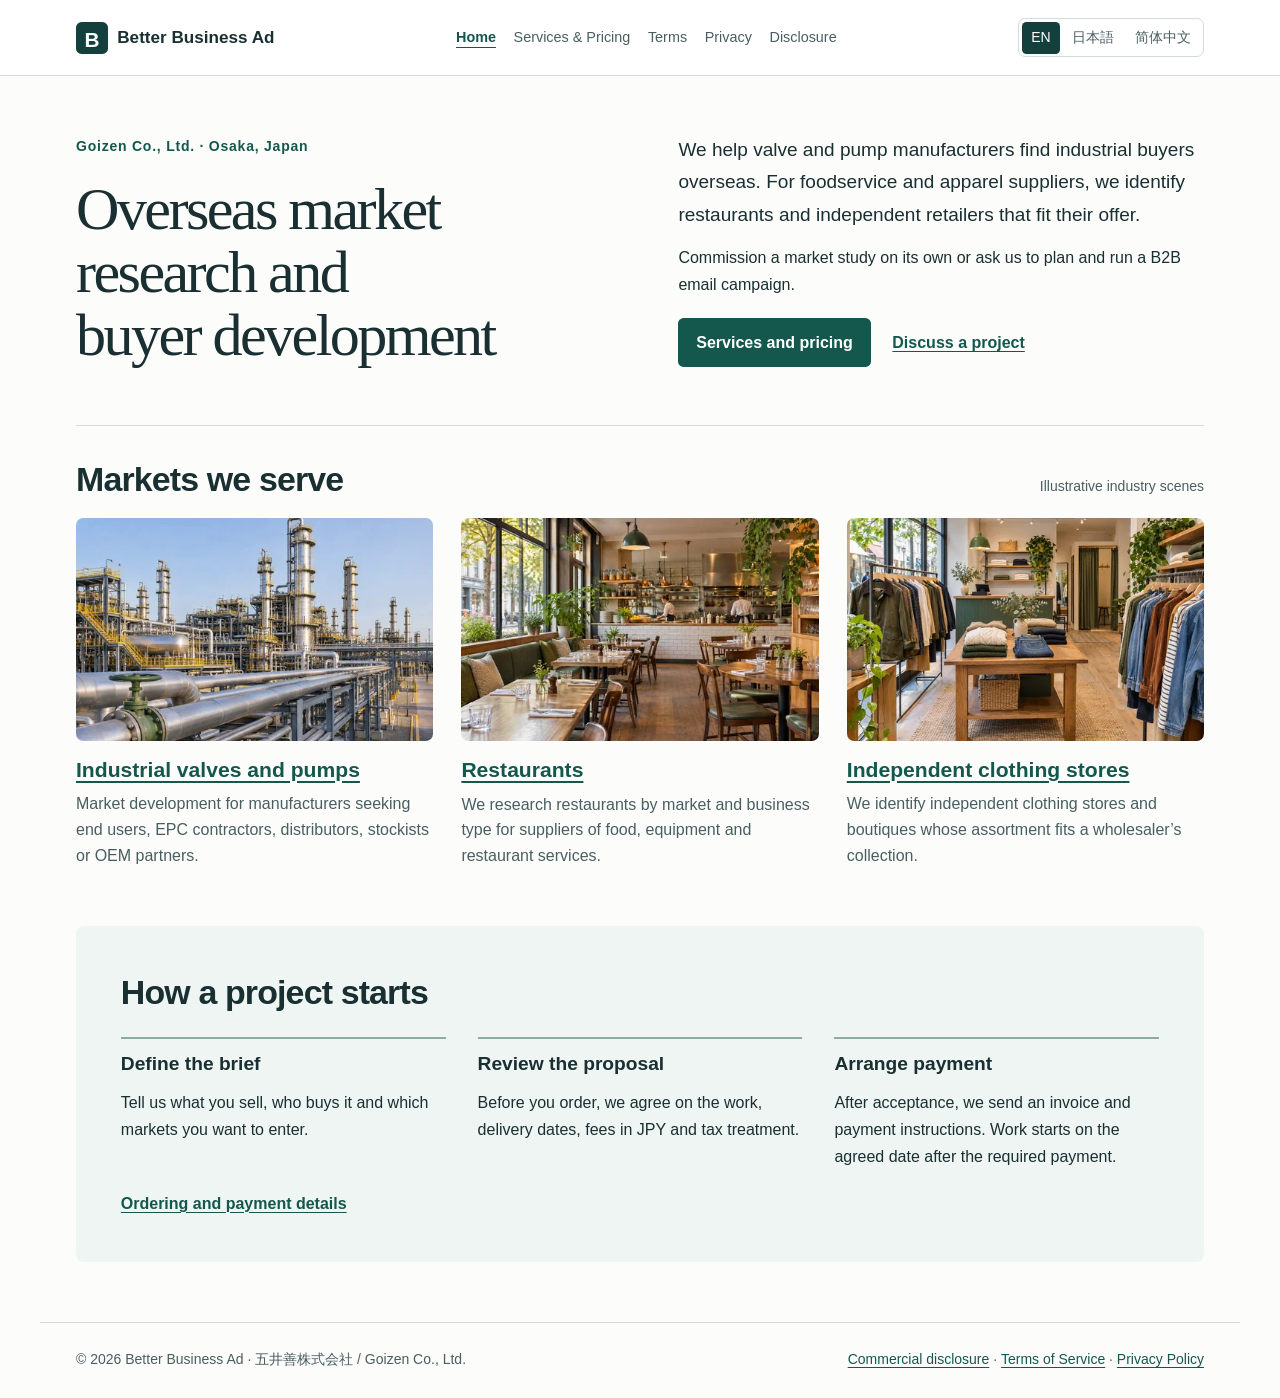
<file: index.html>
<!doctype html>
<html lang="en" class="lang-en">
<head>
<script>
(function () {
  var languages = ['en', 'ja', 'zh'];
  var lang = new URLSearchParams(location.search).get('lang');
  if (languages.indexOf(lang) < 0) {
    try { lang = localStorage.getItem('bba-lang'); } catch (_) {}
  }
  if (languages.indexOf(lang) < 0) lang = 'en';
  document.documentElement.lang = lang === 'zh' ? 'zh-CN' : lang;
  document.documentElement.className = 'lang-' + lang;
})();
</script>
<meta charset="utf-8">
<meta name="viewport" content="width=device-width,initial-scale=1">
<title data-zh="海外市场调研与客户开发 | Better Business Ad" data-en="International B2B Marketing | Better Business Ad" data-ja="海外B2Bマーケティング | Better Business Ad">International B2B Marketing | Better Business Ad</title>
<meta name="description" content="Overseas market research and B2B buyer development for industrial valve and pump manufacturers, restaurant suppliers and apparel wholesalers.">
<link rel="stylesheet" href="style.css?v=20261124c">
</head>
<body>
<a class="skip-link" href="#main-content">
<span data-l="en">Skip to content</span>
<span data-l="ja">本文へ移動</span>
<span data-l="zh">跳至正文</span>
</a>
<header class="head">
<div class="wrap navb">
<a class="brand" href="index.html">
<b>B</b> Better Business Ad</a>
<nav aria-label="Main navigation">
<a href="index.html" aria-current="page">
<span data-l="en">Home</span>
<span data-l="ja">ホーム</span>
<span data-l="zh">首页</span>
</a>
<a href="services.html">
<span data-l="en">Services &amp; Pricing</span>
<span data-l="ja">サービス・料金</span>
<span data-l="zh">服务与价格</span>
</a>
<a href="terms.html">
<span data-l="en">Terms</span>
<span data-l="ja">利用規約</span>
<span data-l="zh">服务条款</span>
</a>
<a href="privacy.html">
<span data-l="en">Privacy</span>
<span data-l="ja">プライバシー</span>
<span data-l="zh">隐私政策</span>
</a>
<a href="legal.html">
<span data-l="en">Disclosure</span>
<span data-l="ja">特商法表記</span>
<span data-l="zh">交易信息披露</span>
</a>
</nav>
<div class="langs" role="group" aria-label="Language">
<button id="enBtn" type="button" aria-pressed="true">EN</button>
<button id="jaBtn" type="button" aria-pressed="false">日本語</button>
<button id="zhBtn" type="button" lang="zh-CN" aria-pressed="false">简体中文</button>
</div>
</div>
</header>
<main class="wrap home" id="main-content">
<section class="hero">
<div>
<p class="byline" data-l="en">Goizen Co., Ltd. · Osaka, Japan</p>
<p class="byline" data-l="ja">五井善株式会社 · 大阪</p>
<p class="byline" data-l="zh">五井善株式会社 · 日本大阪</p>
<h1 data-l="en">Overseas market research and buyer development</h1>
<h1 data-l="ja"><span>海外市場調査と</span><wbr><span>販路開拓</span></h1>
<h1 data-l="zh"><span>海外市场调研</span><wbr><span>与客户开发</span></h1>
</div>
<div class="hero-copy">
<p class="lead" data-l="en">We help valve and pump manufacturers find industrial buyers overseas. For foodservice and apparel suppliers, we identify restaurants and independent retailers that fit their offer.</p>
<p class="lead" data-l="ja">五井善株式会社は、バルブ・ポンプメーカーの海外取引先開拓を支援します。飲食店向けサプライヤーやアパレル卸の企業には、商材に合った店舗を調査します。</p>
<p class="lead" data-l="zh">我们为阀门与工业泵制造商寻找海外买家，也为餐饮供应商和服装批发商筛选与其产品相匹配的餐厅及独立零售店。</p>
<p data-l="en">Commission a market study on its own or ask us to plan and run a B2B email campaign.</p>
<p data-l="ja">市場調査のみのご依頼も、企業向けの販促メールの企画・実施も承ります。</p>
<p data-l="zh">您可以单独委托市场调研，也可以委托我们策划并执行企业邮件推广。</p>
<div class="actions">
<a class="btn" href="services.html#plan-details">
<span data-l="en">Services and pricing</span>
<span data-l="ja">サービスと料金</span>
<span data-l="zh">服务与价格</span>
</a>
<a class="text-link" href="mailto:goy@betterbusiness-ad.com">
<span data-l="en">Discuss a project</span>
<span data-l="ja">案件のご相談</span>
<span data-l="zh">咨询项目</span>
</a>
</div>
</div>
</section>
<section class="home-sectors" aria-labelledby="markets-heading">
<div class="markets-heading">
<h2 id="markets-heading">
<span data-l="en">Markets we serve</span>
<span data-l="ja">支援する分野</span>
<span data-l="zh">服务行业</span>
</h2>
<p class="fine">
<span data-l="en">Illustrative industry scenes</span>
<span data-l="ja">各業界のイメージ</span>
<span data-l="zh">行业场景示意</span>
</p>
</div>
<div class="market-grid">
<article class="market-card">
<img src="assets/refinery-pipelines.webp" width="960" height="600" fetchpriority="high"
     srcset="assets/refinery-pipelines-480.webp 480w, assets/refinery-pipelines.webp 960w"
     sizes="(max-width: 45rem) 35vw, (max-width: 75rem) 31vw, 23rem"
     alt="Pipelines and distillation towers at an oil refinery"
     data-alt-en="Pipelines and distillation towers at an oil refinery"
     data-alt-ja="製油所に並ぶ配管と蒸留塔"
     data-alt-zh="炼油厂内的工业管线和蒸馏塔">
<div class="market-copy">
<h3>
<a class="market-link" href="services.html#industrial-outreach">
<span data-l="en">Industrial valves and pumps</span>
<span data-l="ja">産業用バルブ・ポンプ</span>
<span data-l="zh">工业阀门与泵</span>
</a>
</h3>
<p data-l="en">Market development for manufacturers seeking end users, EPC contractors, distributors, stockists or OEM partners.</p>
<p data-l="ja">メーカー向けに、プラントの運営会社、EPC企業、商社・在庫販売店、OEMの取引候補を調査します。</p>
<p data-l="zh">为制造商调研终端用户、EPC 工程公司、经销商、库存商及 OEM 合作对象。</p>
</div>
</article>
<article class="market-card">
<img src="assets/restaurant-dining-room.webp" width="960" height="600" decoding="async"
     srcset="assets/restaurant-dining-room-480.webp 480w, assets/restaurant-dining-room.webp 960w"
     sizes="(max-width: 45rem) 35vw, (max-width: 75rem) 31vw, 23rem"
     alt="Set tables and an open kitchen in a neighborhood restaurant"
     data-alt-en="Set tables and an open kitchen in a neighborhood restaurant"
     data-alt-ja="街のレストランに並ぶ客席とオープンキッチン"
     data-alt-zh="街区餐厅内摆好的餐桌和开放式厨房">
<div class="market-copy">
<h3>
<a class="market-link" href="services.html#retail-coverage">
<span data-l="en">Restaurants</span>
<span data-l="ja">飲食店</span>
<span data-l="zh">餐厅</span>
</a>
</h3>
<p data-l="en">We research restaurants by market and business type for suppliers of food, equipment and restaurant services.</p>
<p data-l="ja">食材・厨房機器・店舗向けサービスを提供する企業のために、地域や業態から飲食店を絞り込みます。</p>
<p data-l="zh">按地区和业态筛选餐厅，为食材、厨房设备和餐饮服务供应商寻找合适的商户。</p>
</div>
</article>
<article class="market-card">
<img src="assets/independent-clothing-store.webp" width="960" height="600" decoding="async"
     srcset="assets/independent-clothing-store-480.webp 480w, assets/independent-clothing-store.webp 960w"
     sizes="(max-width: 45rem) 35vw, (max-width: 75rem) 31vw, 23rem"
     alt="A display table and clothing racks inside an independent boutique"
     data-alt-en="A display table and clothing racks inside an independent boutique"
     data-alt-ja="独立系の衣料品店に並ぶ陳列台と洋服のラック"
     data-alt-zh="独立服装店内的服饰陈列台与衣架">
<div class="market-copy">
<h3>
<a class="market-link" href="services.html#retail-coverage">
<span data-l="en">Independent clothing stores</span>
<span data-l="ja">独立系の衣料品店</span>
<span data-l="zh">独立服装店</span>
</a>
</h3>
<p data-l="en">We identify independent clothing stores and boutiques whose assortment fits a wholesaler’s collection.</p>
<p data-l="ja">卸売商品の品ぞろえに合わせて、販売先の候補となる独立系の衣料品店やセレクトショップを調査します。</p>
<p data-l="zh">根据批发商的产品线与店铺经营品类，筛选可能采购的独立服装店和精品店。</p>
</div>
</article>
</div>
</section>
<section class="project-process">
<h2 data-l="en">How a project starts</h2>
<h2 data-l="ja">ご相談から業務開始まで</h2>
<h2 data-l="zh">从咨询到项目启动</h2>
<ol class="process-steps">
<li>
<h3 data-l="en">Define the brief</h3>
<h3 data-l="ja">対象と商材の確認</h3>
<h3 data-l="zh">确认产品与市场</h3>
<p data-l="en">Tell us what you sell, who buys it and which markets you want to enter.</p>
<p data-l="ja">商材、想定する購入者、希望する国や地域を伺います。</p>
<p data-l="zh">告诉我们您的产品、买方类型和目标国家或地区。</p>
</li>
<li>
<h3 data-l="en">Review the proposal</h3>
<h3 data-l="ja">書面でのご提案</h3>
<h3 data-l="zh">书面确认方案</h3>
<p data-l="en">Before you order, we agree on the work, delivery dates, fees in JPY and tax treatment.</p>
<p data-l="ja">ご注文前に業務内容、納期、料金（日本円）と税の取扱いを書面で確認します。</p>
<p data-l="zh">下单前，双方书面确认工作内容、交付日期、日元金额及税费。</p>
</li>
<li>
<h3 data-l="en">Arrange payment</h3>
<h3 data-l="ja">お支払いと業務開始</h3>
<h3 data-l="zh">安排付款与启动</h3>
<p data-l="en">After acceptance, we send an invoice and payment instructions. Work starts on the agreed date after the required payment.</p>
<p data-l="ja">ご承諾後に請求書と支払方法をご案内します。必要なお支払いを確認のうえ、合意した日から業務を開始します。</p>
<p data-l="zh">确认方案后，我们提供账单和付款说明。确认收到约定款项后，于双方约定的日期启动项目。</p>
</li>
</ol>
<a class="text-link" href="services.html#ordering">
<span data-l="en">Ordering and payment details</span>
<span data-l="ja">お申込み・お支払いの詳細</span>
<span data-l="zh">查看委托与付款流程</span>
</a>
</section>
</main>
<footer class="wrap foot">
<p>© 2026 Better Business Ad · 五井善株式会社 / Goizen Co., Ltd.</p>
<div>
<a href="legal.html">
<span data-l="en">Commercial disclosure</span>
<span data-l="ja">特定商取引法に基づく表記</span>
<span data-l="zh">日本《特定商取引法》规定的信息披露</span>
</a> · <a href="terms.html">
<span data-l="en">Terms of Service</span>
<span data-l="ja">利用規約</span>
<span data-l="zh">服务条款</span>
</a> · <a href="privacy.html">
<span data-l="en">Privacy Policy</span>
<span data-l="ja">プライバシーポリシー</span>
<span data-l="zh">隐私政策</span>
</a>
</div>
</footer>
<script src="site.js?v=20261124b">
</script>
</body>
</html>
</file>
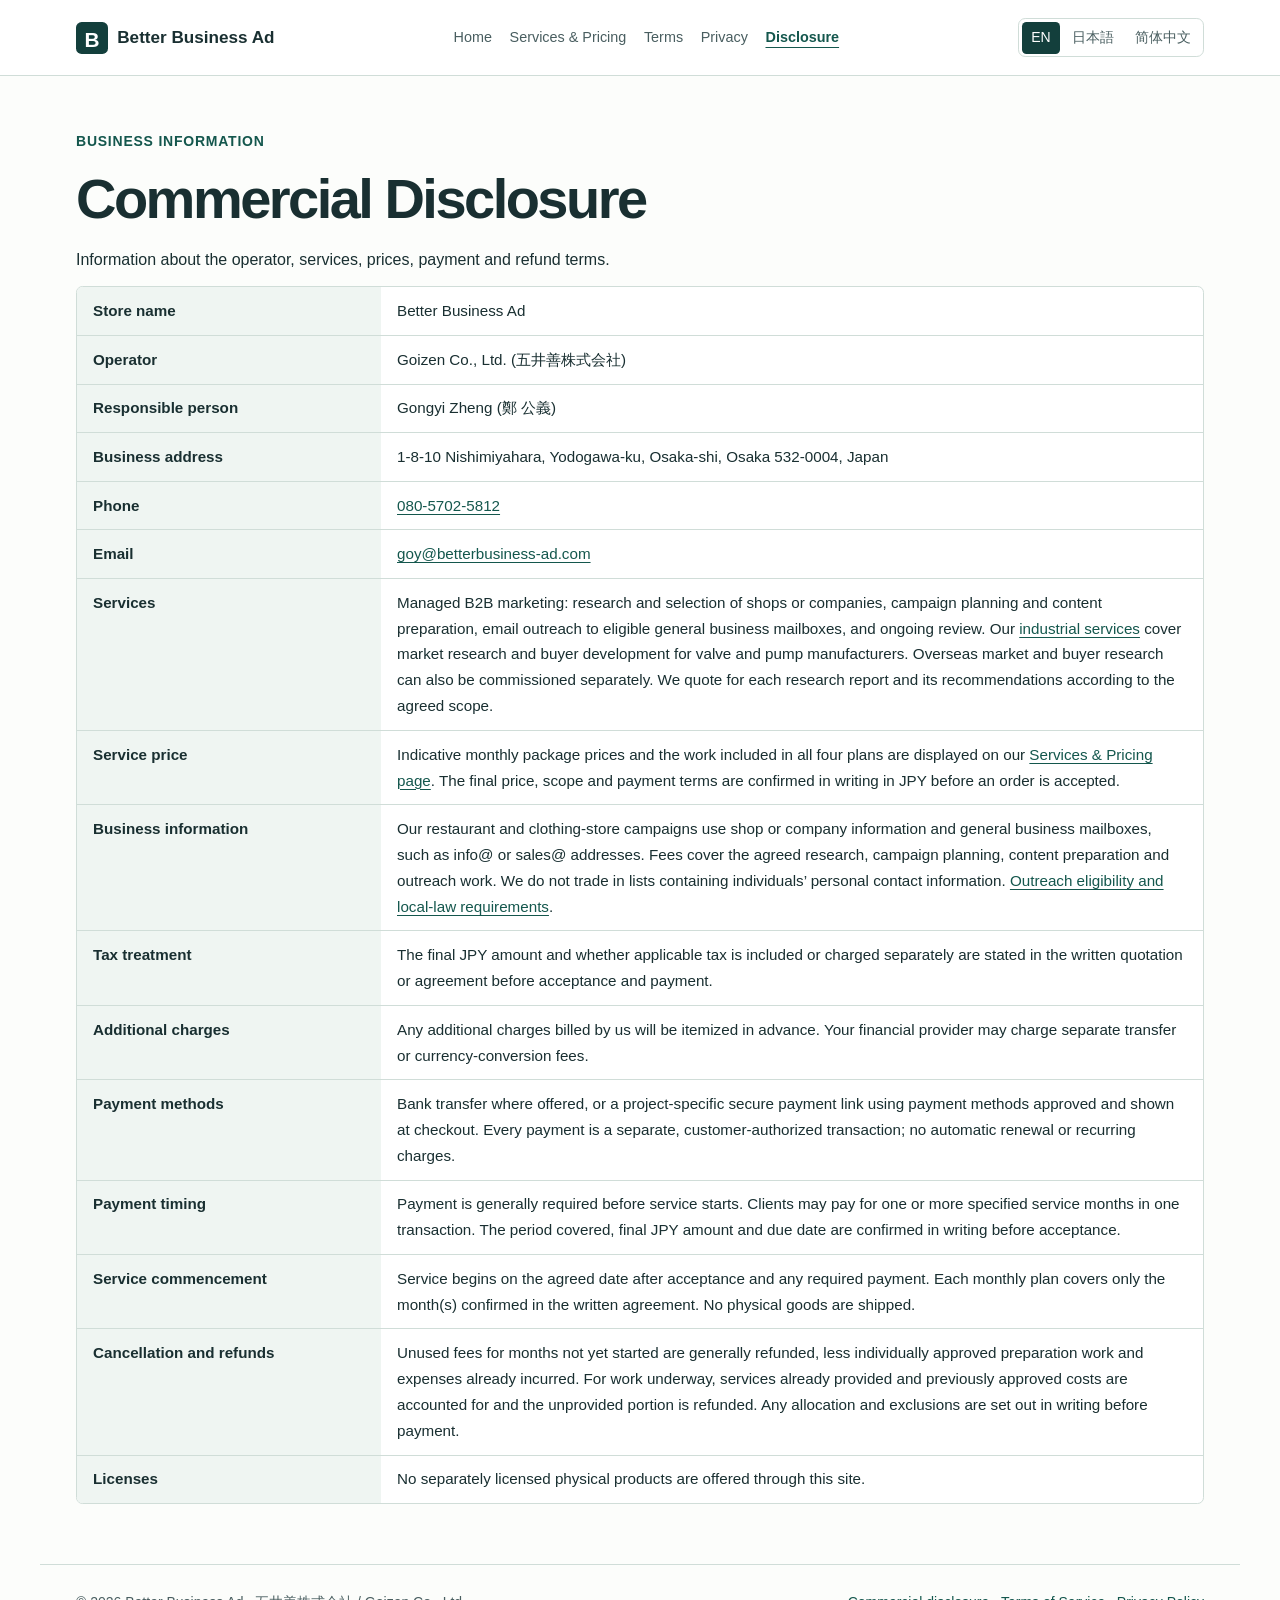
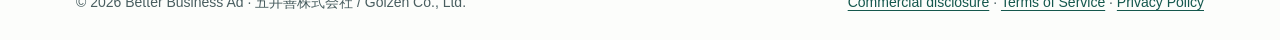
<file: legal.html>
<!DOCTYPE html>

<html class="lang-en" lang="en">
<head>
<script>
(function () {
  var languages = ['en', 'ja', 'zh'];
  var lang = new URLSearchParams(location.search).get('lang');
  if (languages.indexOf(lang) < 0) {
    try { lang = localStorage.getItem('bba-lang'); } catch (_) {}
  }
  if (languages.indexOf(lang) < 0) lang = 'en';
  document.documentElement.lang = lang === 'zh' ? 'zh-CN' : lang;
  document.documentElement.className = 'lang-' + lang;
})();
</script>
<meta charset="utf-8"/>
<meta content="width=device-width,initial-scale=1" name="viewport"/>
<title data-zh="交易信息披露 | Better Business Ad" data-en="Commercial Disclosure | Better Business Ad" data-ja="特定商取引法に基づく表記 | Better Business Ad">Commercial Disclosure | Better Business Ad</title>
<meta content="Better Business Ad: B2B marketing services, audience research and monthly outreach pricing." name="description"/>
<link href="style.css?v=20261124b" rel="stylesheet"/>
</head>
<body>
<a class="skip-link" href="#main-content">
<span data-l="en">Skip to content</span>
<span data-l="ja">本文へ移動</span>
<span data-l="zh">跳至正文</span>
</a>
<header class="head">
<div class="wrap navb">
<a class="brand" href="index.html">
<b>B</b> Better Business Ad</a>
<nav aria-label="Main navigation">
<a href="index.html">
<span data-l="en">Home</span>
<span data-l="ja">ホーム</span>
<span data-l="zh">首页</span>
</a>
<a href="services.html">
<span data-l="en">Services &amp; Pricing</span>
<span data-l="ja">サービス・料金</span>
<span data-l="zh">服务与价格</span>
</a>
<a href="terms.html">
<span data-l="en">Terms</span>
<span data-l="ja">利用規約</span>
<span data-l="zh">服务条款</span>
</a>
<a href="privacy.html">
<span data-l="en">Privacy</span>
<span data-l="ja">プライバシー</span>
<span data-l="zh">隐私政策</span>
</a>
<a href="legal.html" aria-current="page">
<span data-l="en">Disclosure</span>
<span data-l="ja">特商法表記</span>
<span data-l="zh">交易信息披露</span>
</a>
</nav>
<div class="langs" role="group" aria-label="Language">
<button id="enBtn" type="button" aria-pressed="true">EN</button>
<button id="jaBtn" type="button" aria-pressed="false">日本語</button>
<button id="zhBtn" type="button" lang="zh-CN" aria-pressed="false">简体中文</button>
</div>
</div>
</header>
<main class="wrap" id="main-content">
<div class="eyebrow" data-l="en">BUSINESS INFORMATION</div>
<div class="eyebrow" data-l="ja">事業者情報</div>
<div class="eyebrow" data-l="zh">经营者信息</div>
<h1 class="" data-l="en">Commercial Disclosure</h1>
<h1 class="" data-l="ja">特定商取引法に基づく表記</h1>
<h1 class="" data-l="zh">日本《特定商取引法》规定的信息披露</h1>
<p class="" data-l="en">Information about the operator, services, prices, payment and refund terms.</p>
<p class="" data-l="ja">事業者情報、サービス、料金、お支払い、キャンセルおよび返金条件を掲載しています。</p>
<p class="" data-l="zh">本页列明经营者、服务、费用、付款、取消与退款条件。</p>
<div class="tablewrap legal-table" data-l="en">
<table>
<tr>
<th scope="row">Store name</th>
<td>Better Business Ad</td>
</tr>
<tr>
<th scope="row">Operator</th>
<td>Goizen Co., Ltd. (五井善株式会社)</td>
</tr>
<tr>
<th scope="row">Responsible person</th>
<td>Gongyi Zheng (鄭 公義)</td>
</tr>
<tr>
<th scope="row">Business address</th>
<td>1-8-10 Nishimiyahara, Yodogawa-ku, Osaka-shi, Osaka 532-0004, Japan</td>
</tr>
<tr>
<th scope="row">Phone</th>
<td>
<a href="tel:+818057025812">080-5702-5812</a>
</td>
</tr>
<tr>
<th scope="row">Email</th>
<td>
<a href="mailto:goy@betterbusiness-ad.com">goy@betterbusiness-ad.com</a>
</td>
</tr>
<tr>
<th scope="row">Services</th>
<td>Managed B2B marketing: research and selection of shops or companies, campaign planning and content preparation, email outreach to eligible general business mailboxes, and ongoing review. Our <a href="services.html#industrial-outreach">industrial services</a> cover market research and buyer development for valve and pump manufacturers. Overseas market and buyer research can also be commissioned separately. We quote for each research report and its recommendations according to the agreed scope.</td>
</tr>
<tr>
<th scope="row">Service price</th>
<td>Indicative monthly package prices and the work included in all four plans are displayed on our <a href="services.html#plan-details">Services &amp; Pricing page</a>. The final price, scope and payment terms are confirmed in writing in JPY before an order is accepted.</td>
</tr>
<tr>
<th scope="row">Business information</th>
<td>Our restaurant and clothing-store campaigns use shop or company information and general business mailboxes, such as info@ or sales@ addresses. Fees cover the agreed research, campaign planning, content preparation and outreach work. We do not trade in lists containing individuals’ personal contact information. <a href="services.html#responsible-outreach">Outreach eligibility and local-law requirements</a>.</td>
</tr>
<tr>
<th scope="row">Tax treatment</th>
<td>The final JPY amount and whether applicable tax is included or charged separately are stated in the written quotation or agreement before acceptance and payment.</td>
</tr>
<tr>
<th scope="row">Additional charges</th>
<td>Any additional charges billed by us will be itemized in advance. Your financial provider may charge separate transfer or currency-conversion fees.</td>
</tr>
<tr>
<th scope="row">Payment methods</th>
<td>Bank transfer where offered, or a project-specific secure payment link using payment methods approved and shown at checkout. Every payment is a separate, customer-authorized transaction; no automatic renewal or recurring charges.</td>
</tr>
<tr>
<th scope="row">Payment timing</th>
<td>Payment is generally required before service starts. Clients may pay for one or more specified service months in one transaction. The period covered, final JPY amount and due date are confirmed in writing before acceptance.</td>
</tr>
<tr>
<th scope="row">Service commencement</th>
<td>Service begins on the agreed date after acceptance and any required payment. Each monthly plan covers only the month(s) confirmed in the written agreement. No physical goods are shipped.</td>
</tr>
<tr>
<th scope="row">Cancellation and refunds</th>
<td>Unused fees for months not yet started are generally refunded, less individually approved preparation work and expenses already incurred. For work underway, services already provided and previously approved costs are accounted for and the unprovided portion is refunded. Any allocation and exclusions are set out in writing before payment.</td>
</tr>
<tr>
<th scope="row">Licenses</th>
<td>No separately licensed physical products are offered through this site.</td>
</tr>
</table>
</div>
<div class="tablewrap legal-table" data-l="ja">
<table>
<tr>
<th scope="row">ショップ名</th>
<td>Better Business Ad</td>
</tr>
<tr>
<th scope="row">販売業者</th>
<td>五井善株式会社</td>
</tr>
<tr>
<th scope="row">運営統括責任者</th>
<td>鄭 公義</td>
</tr>
<tr>
<th scope="row">所在地</th>
<td>〒532-0004 大阪府大阪市淀川区西宮原1丁目8番10号</td>
</tr>
<tr>
<th scope="row">電話番号</th>
<td>
<a href="tel:+818057025812">080-5702-5812</a>
</td>
</tr>
<tr>
<th scope="row">メールアドレス</th>
<td>
<a href="mailto:goy@betterbusiness-ad.com">goy@betterbusiness-ad.com</a>
</td>
</tr>
<tr>
<th scope="row">提供サービス</th>
<td>店舗・企業の調査・選定、販促企画・文案作成、条件を満たす汎用的な業務用メールアドレスへのB2B販促実施、および継続的な見直しを行うマーケティング支援。<a href="services.html#industrial-outreach">産業分野</a>ではバルブ・ポンプメーカーの市場調査と海外販路の開拓を支援します。海外市場・見込み取引先の調査は単独でも承ります。調査報告書と販路開拓の提案については、調査範囲に応じて個別にお見積りします。</td>
</tr>
<tr>
<th scope="row">販売価格</th>
<td>月額プランの参考料金と4プランの具体的な業務内容は、<a href="services.html#plan-details">サービス・料金ページ</a>に表示しています。正式な料金、対象範囲および支払条件は、ご注文確定前に日本円建ての見積書・契約書等で明示します。</td>
</tr>
<tr>
<th scope="row">企業情報の利用</th>
<td>飲食店・衣料品店向けの施策では、店舗・企業の情報と、info@ や sales@ などの汎用的な業務用メールアドレスを使用します。料金の対象は、合意した調査、販促企画、文案作成およびアプローチの実施業務です。個人の連絡先情報を含む名簿を取引対象とするサービスではありません。 <a href="services.html#responsible-outreach">連絡条件および各国法令への対応</a>をご確認ください。</td>
</tr>
<tr>
<th scope="row">税の取扱い</th>
<td>最終的な日本円金額および適用される税の税込・税別の区分は、ご注文の確定およびお支払い前に見積書・契約書等の書面で明示します。</td>
</tr>
<tr>
<th scope="row">商品代金以外の必要料金</th>
<td>当社が請求する追加費用がある場合は、ご注文前の見積書に金額を明記します。銀行送金手数料や為替換算費用など、お客さまの金融機関が課す費用はお客さまのご負担となる場合があります。</td>
</tr>
<tr>
<th scope="row">お支払方法</th>
<td>ご案内する銀行振込、または案件ごとに発行する安全なオンライン決済リンク。利用可能な決済方法は決済画面に表示される承認済みの手段に限ります。お支払いはお客様ご自身がその都度承認し、自動更新・定期課金は行いません。</td>
</tr>
<tr>
<th scope="row">お支払時期・期限</th>
<td>原則としてサービス開始前にお支払いいただきます。1か月または特定の複数か月分を一括前払いできます。対象期間、最終的な日本円の金額および支払期限は契約成立前に書面で明示します。</td>
</tr>
<tr>
<th scope="row">役務提供時期</th>
<td>ご契約および必要なお支払いの確認後、双方で合意した日からサービスを開始します。月額プランの提供対象は書面で合意した月に限ります。物品の配送はありません。</td>
</tr>
<tr>
<th scope="row">キャンセル・返金</th>
<td>未開始月に相当する料金は、個別に合意した準備作業の対価や承認済み実費を精算し、原則返金します。開始済みの期間は実施済み業務と事前承認済み費用を精算し、未提供部分を返金します。料金配分や対象外費用はお支払い前に書面で明示します。</td>
</tr>
<tr>
<th scope="row">営業許可・資格</th>
<td>本サイトで案内する一般的なB2Bマーケティング支援サービスについては、個別の販売許可を必要とする商品は取り扱っていません。</td>
</tr>
</table>
</div>
<div class="tablewrap legal-table" data-l="zh">
<table>
<tr>
<th scope="row">网站名称</th>
<td>Better Business Ad</td>
</tr>
<tr>
<th scope="row">经营者</th>
<td>五井善株式会社</td>
</tr>
<tr>
<th scope="row">运营负责人</th>
<td>鄭 公義</td>
</tr>
<tr>
<th scope="row">地址</th>
<td>日本〒532-0004 大阪府大阪市淀川区西宮原1丁目8番10号</td>
</tr>
<tr>
<th scope="row">电话</th>
<td><a href="tel:+818057025812">080-5702-5812</a></td>
</tr>
<tr>
<th scope="row">邮箱</th>
<td><a href="mailto:goy@betterbusiness-ad.com">goy@betterbusiness-ad.com</a></td>
</tr>
<tr>
<th scope="row">服务内容</th>
<td>可单独委托海外市场与潜在买家调研，获取报告及开发建议。<a href="services.html#industrial-outreach">工业领域</a>包括为阀门与泵制造商开展市场调研和海外买家开发。月度 B2B 推广套餐包括商铺和企业调查、筛选、推广规划、文案撰写、向符合条件的通用业务邮箱开展推广及持续改进。</td>
</tr>
<tr>
<th scope="row">服务价格</th>
<td>四档月度套餐的人民币参考价及具体服务见<a href="services.html#plan-details">服务与价格</a>。人民币金额仅供参考，正式报价与结算使用日元。独立调研按项目报价。服务范围、最终日元金额及付款条件均在确认订单前书面列明。</td>
</tr>
<tr>
<th scope="row">企业信息使用</th>
<td>针对餐厅及服装店的推广使用商铺、企业信息及 info@、sales@ 等通用业务邮箱。费用涵盖双方约定的调研、推广规划、文案及执行工作。我们不交易含有个人联系方式的名单。 详见<a href="services.html#responsible-outreach">企业信息使用与推广规则</a>。</td>
</tr>
<tr>
<th scope="row">税费</th>
<td>在确认订单及收款前，报价单或合同会列明最终日元金额，以及适用税费已包含在内还是另行计收。</td>
</tr>
<tr>
<th scope="row">其他费用</th>
<td>如有额外费用，我们会在下单前的报价单中列明金额。客户的金融机构可能另收转账或换汇费用，由客户承担。</td>
</tr>
<tr>
<th scope="row">付款方式</th>
<td>按通知进行银行转账，或使用按项目签发的安全在线付款链接。在线支付方式以付款页面显示的已获批选项为准。每次付款由客户主动确认，不自动续期或扣费。</td>
</tr>
<tr>
<th scope="row">付款时间与期限</th>
<td>原则上在开始服务前付款。月度套餐可一次预付一个月或指定的多个月份。服务期间、最终日元金额及付款期限在订立合同前书面列明。</td>
</tr>
<tr>
<th scope="row">服务提供时间</th>
<td>确认合同及约定款项后，在双方约定的日期开始服务。月度套餐仅覆盖书面约定的月份。无实物配送。</td>
</tr>
<tr>
<th scope="row">取消与退款</th>
<td>尚未开始的月份，结算双方单独约定的准备工作费用及已批准的支出后，原则上予以退款。已开始的服务期间，扣除已执行工作及事先批准的费用，退还未提供部分。费用分摊及不予退还的项目在付款前书面列明。</td>
</tr>
<tr>
<th scope="row">经营许可及资质</th>
<td>本网站介绍一般 B2B 营销支持服务，不销售需要单独销售许可的商品。</td>
</tr>
</table>
</div>
</main>
<footer class="wrap foot">
<p>© 2026 Better Business Ad · 五井善株式会社 / Goizen Co., Ltd.</p>
<div>
<a href="legal.html">
<span data-l="en">Commercial disclosure</span>
<span data-l="ja">特定商取引法に基づく表記</span>
<span data-l="zh">日本《特定商取引法》规定的信息披露</span>
</a> · <a href="terms.html">
<span data-l="en">Terms of Service</span>
<span data-l="ja">利用規約</span>
<span data-l="zh">服务条款</span>
</a> · <a href="privacy.html">
<span data-l="en">Privacy Policy</span>
<span data-l="ja">プライバシーポリシー</span>
<span data-l="zh">隐私政策</span>
</a>
</div>
</footer>
<script src="site.js?v=20261124a">
</script>
</body>
</html>
</file>
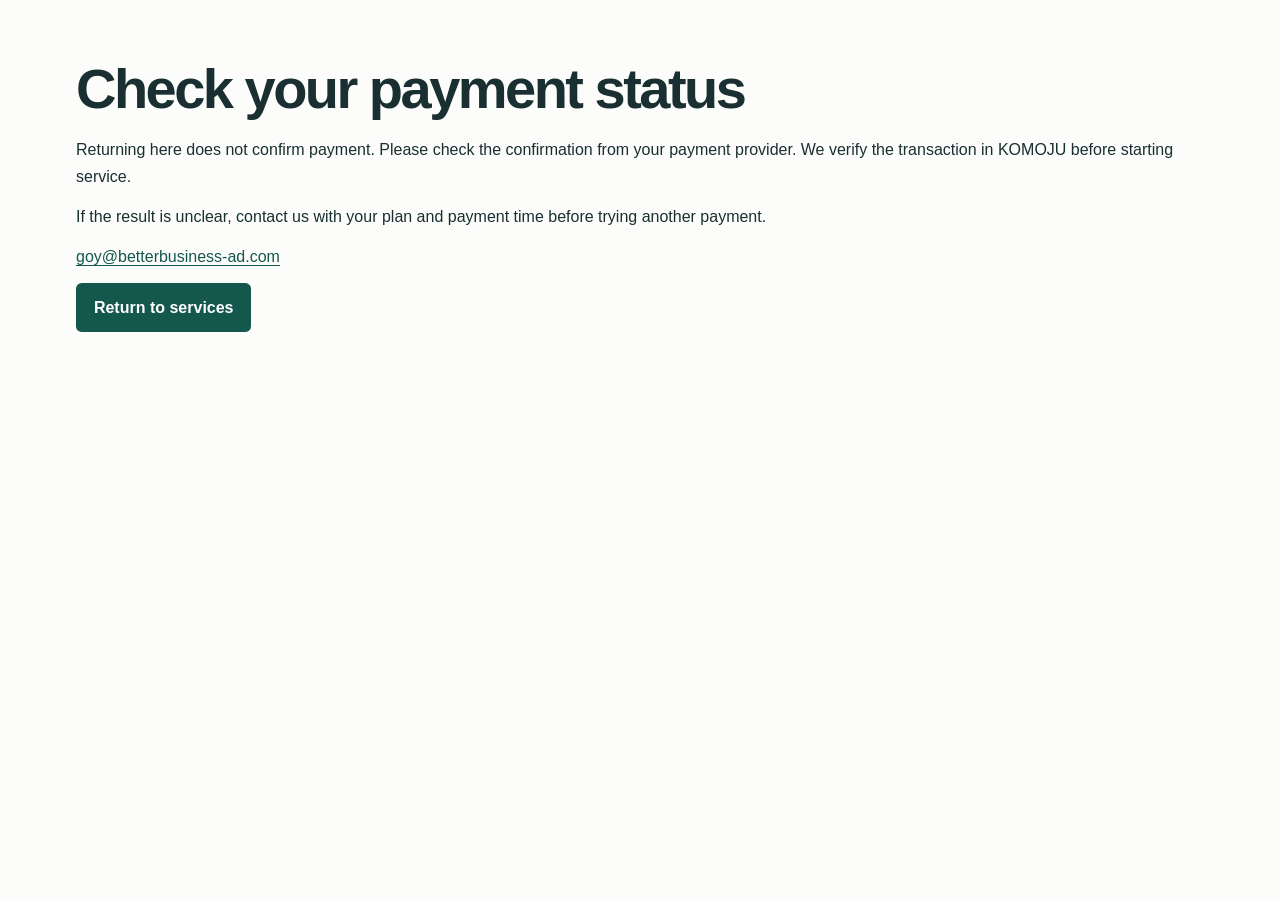
<file: payment-return.html>
<!doctype html><html lang="en" class="lang-en"><head><meta charset="utf-8"><meta name="viewport" content="width=device-width,initial-scale=1"><title>Payment status | Better Business Ad</title><link rel="stylesheet" href="style.css"><script>document.documentElement.className='lang-'+(new URLSearchParams(location.search).get('lang')||'en');</script></head><body><main class="wrap"><h1><span data-l="en">Check your payment status</span><span data-l="ja">お支払い状況の確認</span><span data-l="zh">核对付款状态</span></h1><p><span data-l="en">Returning here does not confirm payment. Please check the confirmation from your payment provider. We verify the transaction in KOMOJU before starting service.</span><span data-l="ja">このページへの移動だけでは入金完了を確認できません。決済サービスの完了通知をご確認ください。当社はKOMOJUの取引状況を確認してからサービスを開始します。</span><span data-l="zh">返回此页面本身不能确认付款成功。请查看支付平台的付款结果，我们核实KOMOJU交易记录后开始服务。</span></p><p><span data-l="en">If the result is unclear, contact us with your plan and payment time before trying another payment.</span><span data-l="ja">結果が不明な場合は、再決済の前にプランと決済時刻をお知らせください。</span><span data-l="zh">付款结果不明确时，请先将套餐及付款时间告知我们，再决定是否重新付款。</span></p><p><a href="mailto:goy@betterbusiness-ad.com">goy@betterbusiness-ad.com</a></p><a class="btn" href="services.html"><span data-l="en">Return to services</span><span data-l="ja">サービスへ戻る</span><span data-l="zh">返回服务页面</span></a></main></body></html>
</file>
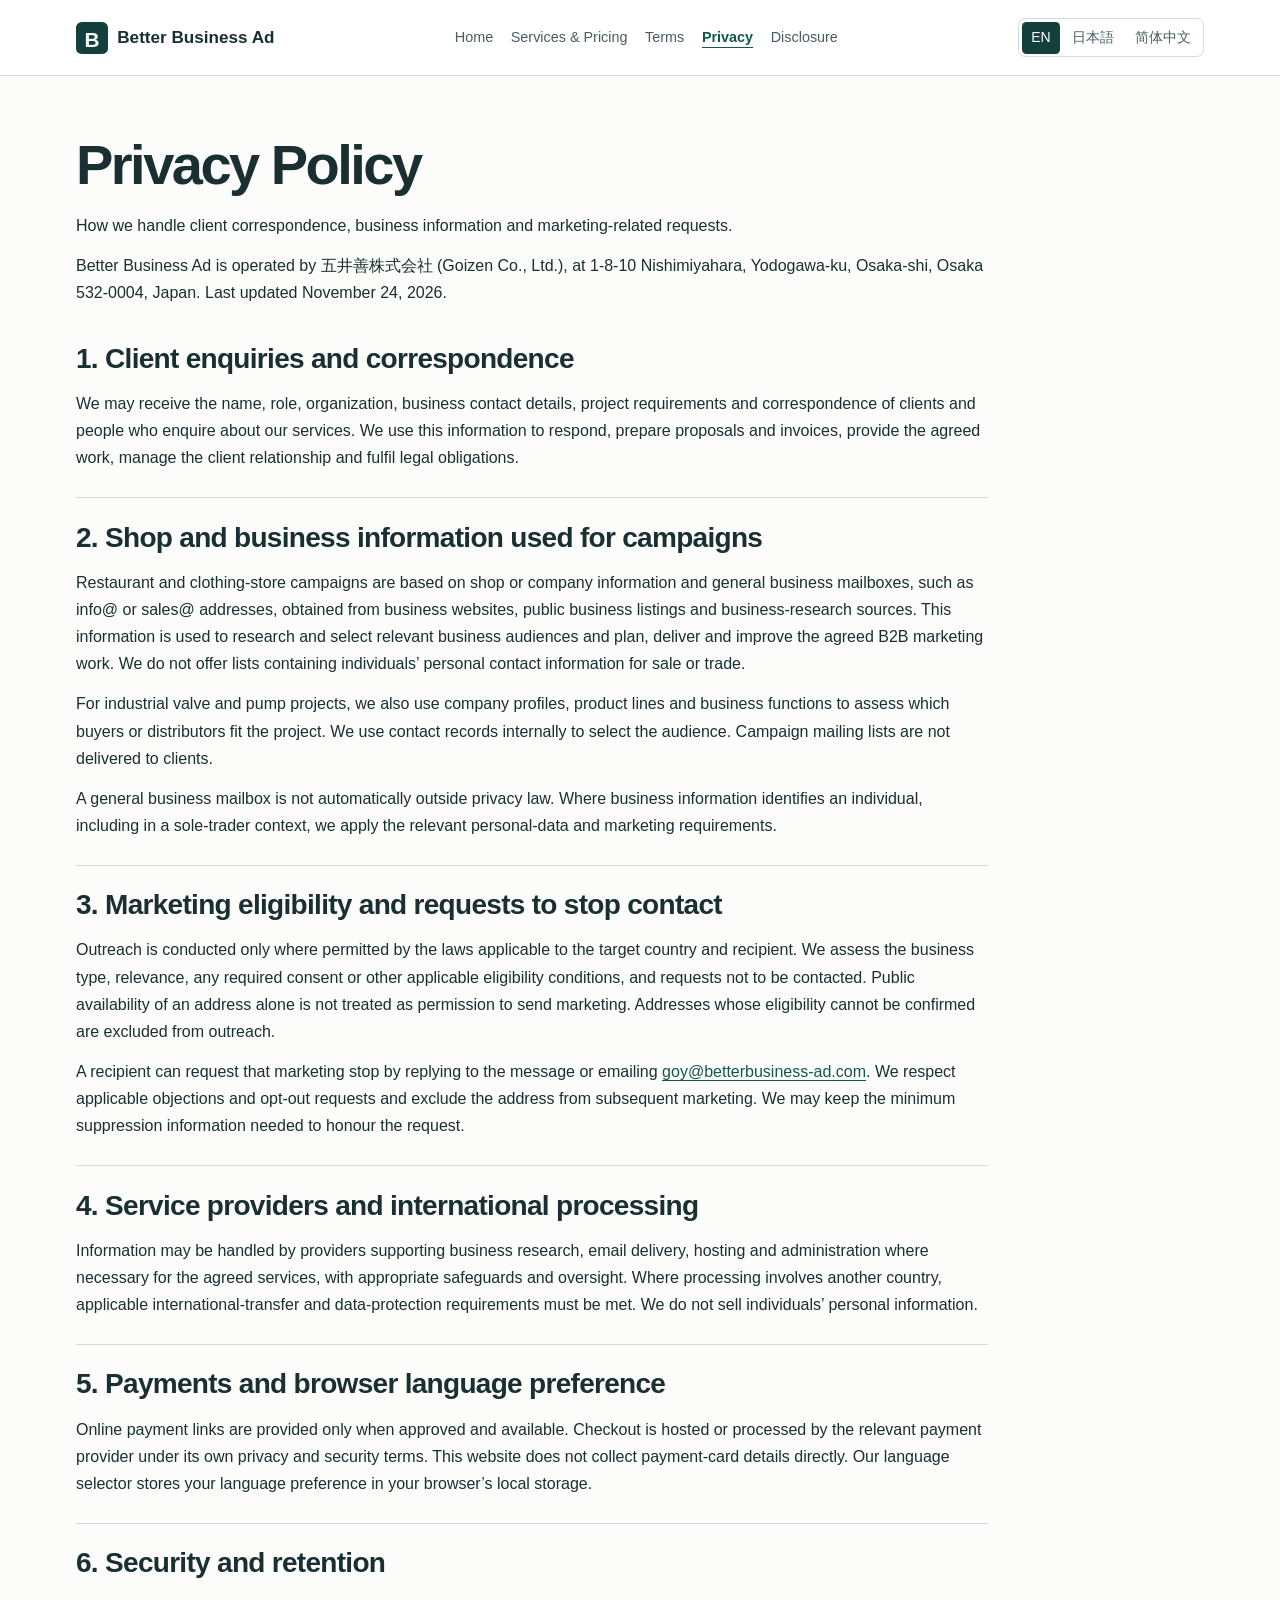
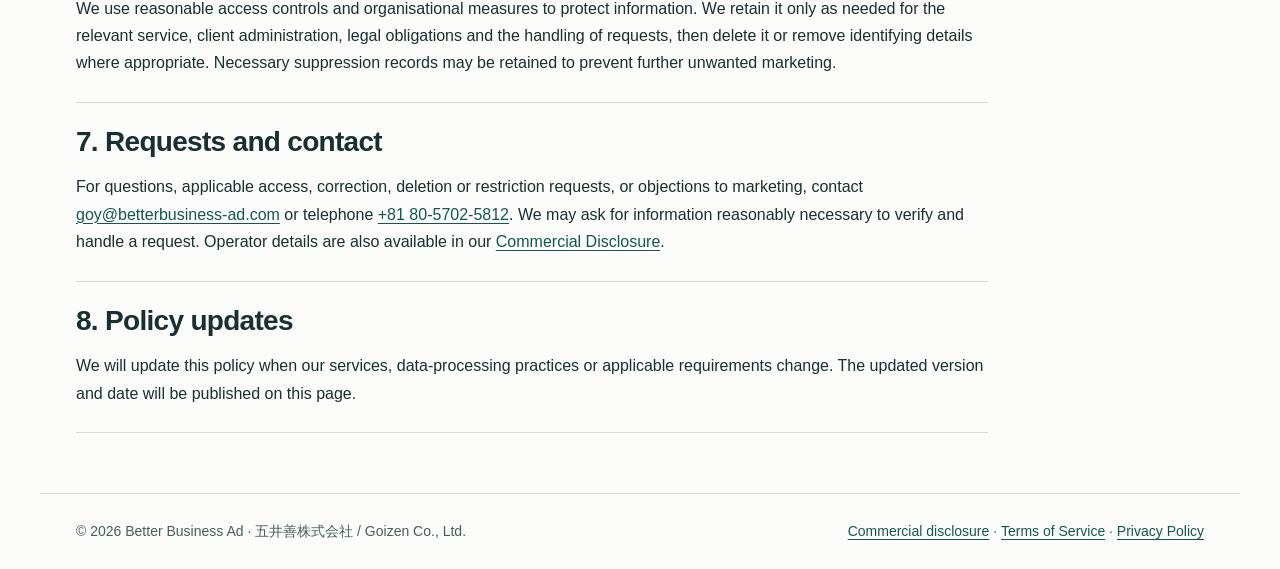
<file: privacy.html>
<!DOCTYPE html>

<html class="lang-en" lang="en">
<head>
<script>
(function () {
  var languages = ['en', 'ja', 'zh'];
  var lang = new URLSearchParams(location.search).get('lang');
  if (languages.indexOf(lang) < 0) {
    try { lang = localStorage.getItem('bba-lang'); } catch (_) {}
  }
  if (languages.indexOf(lang) < 0) lang = 'en';
  document.documentElement.lang = lang === 'zh' ? 'zh-CN' : lang;
  document.documentElement.className = 'lang-' + lang;
})();
</script>
<meta charset="utf-8"/>
<meta content="width=device-width,initial-scale=1" name="viewport"/>
<title data-zh="隐私政策 | Better Business Ad" data-en="Privacy Policy | Better Business Ad" data-ja="プライバシーポリシー | Better Business Ad">Privacy Policy | Better Business Ad</title>
<meta content="Better Business Ad: B2B marketing services, audience research and monthly outreach pricing." name="description"/>
<link href="style.css?v=20261124b" rel="stylesheet"/>
</head>
<body>
<a class="skip-link" href="#main-content">
<span data-l="en">Skip to content</span>
<span data-l="ja">本文へ移動</span>
<span data-l="zh">跳至正文</span>
</a>
<header class="head">
<div class="wrap navb">
<a class="brand" href="index.html">
<b>B</b> Better Business Ad</a>
<nav aria-label="Main navigation">
<a href="index.html">
<span data-l="en">Home</span>
<span data-l="ja">ホーム</span>
<span data-l="zh">首页</span>
</a>
<a href="services.html">
<span data-l="en">Services &amp; Pricing</span>
<span data-l="ja">サービス・料金</span>
<span data-l="zh">服务与价格</span>
</a>
<a href="terms.html">
<span data-l="en">Terms</span>
<span data-l="ja">利用規約</span>
<span data-l="zh">服务条款</span>
</a>
<a href="privacy.html" aria-current="page">
<span data-l="en">Privacy</span>
<span data-l="ja">プライバシー</span>
<span data-l="zh">隐私政策</span>
</a>
<a href="legal.html">
<span data-l="en">Disclosure</span>
<span data-l="ja">特商法表記</span>
<span data-l="zh">交易信息披露</span>
</a>
</nav>
<div class="langs" role="group" aria-label="Language">
<button id="enBtn" type="button" aria-pressed="true">EN</button>
<button id="jaBtn" type="button" aria-pressed="false">日本語</button>
<button id="zhBtn" type="button" lang="zh-CN" aria-pressed="false">简体中文</button>
</div>
</div>
</header>
<main class="wrap" id="main-content">
<h1 data-l="en">Privacy Policy</h1>
<h1 data-l="ja">プライバシーポリシー</h1>
<h1 data-l="zh">隐私政策</h1>
<p data-l="en">How we handle client correspondence, business information and marketing-related requests.</p>
<p data-l="ja">お客様との業務連絡、企業情報および販促に関するご相談に伴う情報の取扱いについて。</p>
<p data-l="zh">本政策说明我们如何处理业务沟通、企业调研及推广咨询所涉及的信息。</p>
<div class="prose">
<p data-l="en">Better Business Ad is operated by 五井善株式会社 (Goizen Co., Ltd.), at 1-8-10 Nishimiyahara, Yodogawa-ku, Osaka-shi, Osaka 532-0004, Japan. Last updated November 24, 2026.</p>
<p data-l="ja">Better Business Ad は五井善株式会社（〒532-0004 大阪府大阪市淀川区西宮原1丁目8番10号）が運営しています。最終更新日　2026年11月24日。</p>
<p data-l="zh">Better Business Ad 由五井善株式会社运营，地址为日本〒532-0004 大阪府大阪市淀川区西宮原1丁目8番10号。政策更新于 2026 年 11 月 24 日。</p>
<section class="section">
<h2 data-l="en">1. Client enquiries and correspondence</h2>
<h2 data-l="ja">1. お客様からのお問い合わせと業務連絡</h2>
<h2 data-l="zh">1. 客户咨询与业务沟通</h2>
<p data-l="en">We may receive the name, role, organization, business contact details, project requirements and correspondence of clients and people who enquire about our services. We use this information to respond, prepare proposals and invoices, provide the agreed work, manage the client relationship and fulfil legal obligations.</p>
<p data-l="ja">お客様およびサービスに関するお問い合わせをいただく方の氏名、役職、会社名、業務用連絡先、案件のご要望およびやり取りを取得することがあります。お問い合わせへの回答、提案・請求書の作成、合意した業務の履行、顧客管理および法的義務の履行に利用します。</p>
<p data-l="zh">我们可能收集客户和咨询者的姓名、职务、公司名称、业务联系方式、项目需求及沟通记录，用于答复咨询、编制方案与账单、履行服务、管理客户关系及履行法定义务。</p>
</section>
<section class="section">
<h2 data-l="en">2. Shop and business information used for campaigns</h2>
<h2 data-l="ja">2. 施策に使用する店舗・企業の情報</h2>
<h2 data-l="zh">2. 推广中使用的商铺与企业信息</h2>
<p data-l="en">Restaurant and clothing-store campaigns are based on shop or company information and general business mailboxes, such as info@ or sales@ addresses, obtained from business websites, public business listings and business-research sources. This information is used to research and select relevant business audiences and plan, deliver and improve the agreed B2B marketing work. We do not offer lists containing individuals’ personal contact information for sale or trade.</p>
<p data-l="ja">飲食店・衣料品店向けの施策では、事業者のWebサイト、公開された店舗・企業情報および企業調査資料等から得られる店舗・企業の情報と、info@ や sales@ などの汎用的な業務用メールアドレスを利用します。関連性のある対象事業者の調査・選定、および合意したB2B販促業務の企画・実施・改善に利用します。個人の連絡先情報を含む名簿の販売・取引は行いません。</p>
<p data-l="zh">针对餐厅及服装店的项目使用来自企业官网、公开商铺或企业资料及商业调研资料的企业信息，以及 info@、sales@ 等通用业务邮箱。我们用这些信息筛选相关企业，策划、执行和改进约定的 B2B 推广。我们不出售或交易含有个人联系方式的名单。</p>
<p data-l="en">For industrial valve and pump projects, we also use company profiles, product lines and business functions to assess which buyers or distributors fit the project. We use contact records internally to select the audience. Campaign mailing lists are not delivered to clients.</p>
<p data-l="ja">産業用バルブ・ポンプの案件では、企業の事業内容、取扱製品、調達・流通上の役割も参照し、商材に合う取引先候補を選びます。連絡先の記録は対象を選定するために社内で利用し、配信先リストをお客様に納品することはありません。</p>
<p data-l="zh">工业阀门与泵项目也参考企业的业务范围、产品线和采购或分销职能，判断哪些买家或渠道适合该项目。联系人记录用于内部筛选，推广邮箱表不作为交付内容。</p>
<p data-l="en">A general business mailbox is not automatically outside privacy law. Where business information identifies an individual, including in a sole-trader context, we apply the relevant personal-data and marketing requirements.</p>
<p data-l="ja">汎用的な業務用メールアドレスであることだけで、個人情報保護法令の対象外になるとは限りません。個人事業者の場合など、情報が個人を識別するものとなる場合には、適用される個人情報保護および販促に関する法令に従って取り扱います。</p>
<p data-l="zh">通用业务邮箱也可能涉及个人信息。例如，个体经营者的资料如能识别个人，我们会按适用的个人信息保护及营销法规处理。</p>
</section>
<section class="section">
<h2 data-l="en">3. Marketing eligibility and requests to stop contact</h2>
<h2 data-l="ja">3. 販促の実施条件と配信停止</h2>
<h2 data-l="zh">3. 推广联系条件与退订</h2>
<p data-l="en">Outreach is conducted only where permitted by the laws applicable to the target country and recipient. We assess the business type, relevance, any required consent or other applicable eligibility conditions, and requests not to be contacted. Public availability of an address alone is not treated as permission to send marketing. Addresses whose eligibility cannot be confirmed are excluded from outreach.</p>
<p data-l="ja">対象国および受信者に適用される法令で認められる場合に限り、販促を実施します。事業者の形態、内容との関連性、必要な同意その他の連絡条件、および配信停止の申出を確認します。メールアドレスが公開されていることだけを、販促メール送信の許可とはみなしません。連絡条件を確認できない宛先は対象から除外します。</p>
<p data-l="zh">我们仅在目标国家和收件人适用的法律允许时开展推广，并核查主体类型、业务相关性、所需同意或其他联系条件，以及拒收记录。仅凭邮箱公开不足以判断可以发送推广邮件。无法确认联系条件的地址会被排除。</p>
<p data-l="en">A recipient can request that marketing stop by replying to the message or emailing <a href="mailto:goy@betterbusiness-ad.com">goy@betterbusiness-ad.com</a>. We respect applicable objections and opt-out requests and exclude the address from subsequent marketing. We may keep the minimum suppression information needed to honour the request.</p>
<p data-l="ja">配信停止は、受信したメールへの返信または <a href="mailto:goy@betterbusiness-ad.com">goy@betterbusiness-ad.com</a> へのご連絡でお申し出いただけます。適用される異議・配信停止の申出を尊重し、以後の販促対象から除外します。申出を確実に守るため、必要最小限の配信停止情報を保持する場合があります。</p>
<p data-l="zh">您可以回复收到的邮件或联系 <a href="mailto:goy@betterbusiness-ad.com">goy@betterbusiness-ad.com</a> 要求退订。我们尊重适用的异议与退订请求，并从后续推广中排除相关对象。为持续履行退订要求，我们可能保留最低限度的退订记录。</p>
</section>
<section class="section">
<h2 data-l="en">4. Service providers and international processing</h2>
<h2 data-l="ja">4. 業務委託先と国外での取扱い</h2>
<h2 data-l="zh">4. 受托服务商与跨境处理</h2>
<p data-l="en">Information may be handled by providers supporting business research, email delivery, hosting and administration where necessary for the agreed services, with appropriate safeguards and oversight. Where processing involves another country, applicable international-transfer and data-protection requirements must be met. We do not sell individuals’ personal information.</p>
<p data-l="ja">合意したサービスに必要な範囲で、企業調査、メール配信、ホスティングおよび事務管理を支援する委託先が、適切な保護措置と監督のもと情報を取り扱う場合があります。国外での取扱いが生じる場合は、適用される国外移転および個人情報保護の要件を満たす必要があります。個人情報の販売は行いません。</p>
<p data-l="zh">在约定服务所需范围内，协助企业调研、邮件投递、网站托管和行政管理的受托方可在适当保护和监督下处理信息。涉及境外处理时，须符合适用的跨境传输及数据保护要求。我们不出售个人信息。</p>
</section>
<section class="section">
<h2 data-l="en">5. Payments and browser language preference</h2>
<h2 data-l="ja">5. 決済と言語設定</h2>
<h2 data-l="zh">5. 支付与语言偏好</h2>
<p data-l="en">Online payment links are provided only when approved and available. Checkout is hosted or processed by the relevant payment provider under its own privacy and security terms. This website does not collect payment-card details directly. Our language selector stores your language preference in your browser’s local storage.</p>
<p data-l="ja">オンライン決済リンクは、承認済みで利用可能な場合に限りご案内します。決済は、当該決済事業者のプライバシーおよび安全管理に関する条件に従い、その事業者の決済画面等で処理されます。当サイトがカード情報を直接取得することはありません。言語選択機能では、ご希望の言語をお使いのブラウザーのローカルストレージに保存します。</p>
<p data-l="zh">仅在获批且可用时，我们才会提供在线付款链接。款项在支付服务商的页面处理，适用其隐私及安全条款。本站不直接收集银行卡信息。您选择的显示语言保存在浏览器的本地存储中。</p>
</section>
<section class="section">
<h2 data-l="en">6. Security and retention</h2>
<h2 data-l="ja">6. 安全管理と保管期間</h2>
<h2 data-l="zh">6. 信息安全与保存期限</h2>
<p data-l="en">We use reasonable access controls and organisational measures to protect information. We retain it only as needed for the relevant service, client administration, legal obligations and the handling of requests, then delete it or remove identifying details where appropriate. Necessary suppression records may be retained to prevent further unwanted marketing.</p>
<p data-l="ja">情報を保護するため、合理的なアクセス管理および組織的な管理措置を講じます。関連する業務、顧客管理、法的義務およびご相談への対応に必要な期間に限り保持し、その後は適切に削除し、または識別できる情報を取り除きます。望まない販促を再開しないために必要な配信停止情報は、引き続き保持する場合があります。</p>
<p data-l="zh">我们采取合理的访问控制及组织管理措施。信息仅在履约、客户管理、履行法定义务及处理请求所需期间内保存，之后会妥善删除或移除可识别信息。为避免再次向已退订的对象发送推广，我们可能继续保留必要的退订记录。</p>
</section>
<section class="section">
<h2 data-l="en">7. Requests and contact</h2>
<h2 data-l="ja">7. ご請求・お問い合わせ</h2>
<h2 data-l="zh">7. 权利请求与联系</h2>
<p data-l="en">For questions, applicable access, correction, deletion or restriction requests, or objections to marketing, contact <a href="mailto:goy@betterbusiness-ad.com">goy@betterbusiness-ad.com</a> or telephone <a href="tel:+818057025812">+81 80-5702-5812</a>. We may ask for information reasonably necessary to verify and handle a request. Operator details are also available in our <a href="legal.html">Commercial Disclosure</a>.</p>
<p data-l="ja">情報の取扱いに関するご質問、適用法令に基づく開示・訂正・削除・利用停止等のご請求、販促への異議は、<a href="mailto:goy@betterbusiness-ad.com">goy@betterbusiness-ad.com</a> または電話 <a href="tel:+818057025812">080-5702-5812</a> までご連絡ください。ご請求への対応に合理的に必要な範囲で、ご本人や対象情報の確認をお願いする場合があります。事業者情報は<a href="legal.html">特定商取引法に基づく表記</a>にも掲載しています。</p>
<p data-l="zh">如有信息处理疑问，希望依法查阅、更正、删除或停止使用信息，或希望拒绝推广，请联系 <a href="mailto:goy@betterbusiness-ad.com">goy@betterbusiness-ad.com</a> 或致电 <a href="tel:+818057025812">080-5702-5812</a>。为处理请求，我们可能在合理必要范围内核实您的身份或相关信息。经营者详情见<a href="legal.html">交易信息披露</a>。</p>
</section>
<section class="section">
<h2 data-l="en">8. Policy updates</h2>
<h2 data-l="ja">8. 本方針の更新</h2>
<h2 data-l="zh">8. 政策更新</h2>
<p data-l="en">We will update this policy when our services, data-processing practices or applicable requirements change. The updated version and date will be published on this page.</p>
<p data-l="ja">サービス、情報の取扱いまたは適用される要件に変更がある場合、本方針を見直し、更新版と更新日をこのページに掲載します。</p>
<p data-l="zh">我们可能因服务、信息处理方式或适用要求发生变化而修订本政策，并在本页公布新版本及更新日期。</p>
</section>
</div>
</main>
<footer class="wrap foot">
<p>© 2026 Better Business Ad · 五井善株式会社 / Goizen Co., Ltd.</p>
<div>
<a href="legal.html">
<span data-l="en">Commercial disclosure</span>
<span data-l="ja">特定商取引法に基づく表記</span>
<span data-l="zh">日本《特定商取引法》规定的信息披露</span>
</a> · <a href="terms.html">
<span data-l="en">Terms of Service</span>
<span data-l="ja">利用規約</span>
<span data-l="zh">服务条款</span>
</a> · <a href="privacy.html">
<span data-l="en">Privacy Policy</span>
<span data-l="ja">プライバシーポリシー</span>
<span data-l="zh">隐私政策</span>
</a>
</div>
</footer>
<script src="site.js?v=20261124a">
</script>
</body>
</html>
</file>
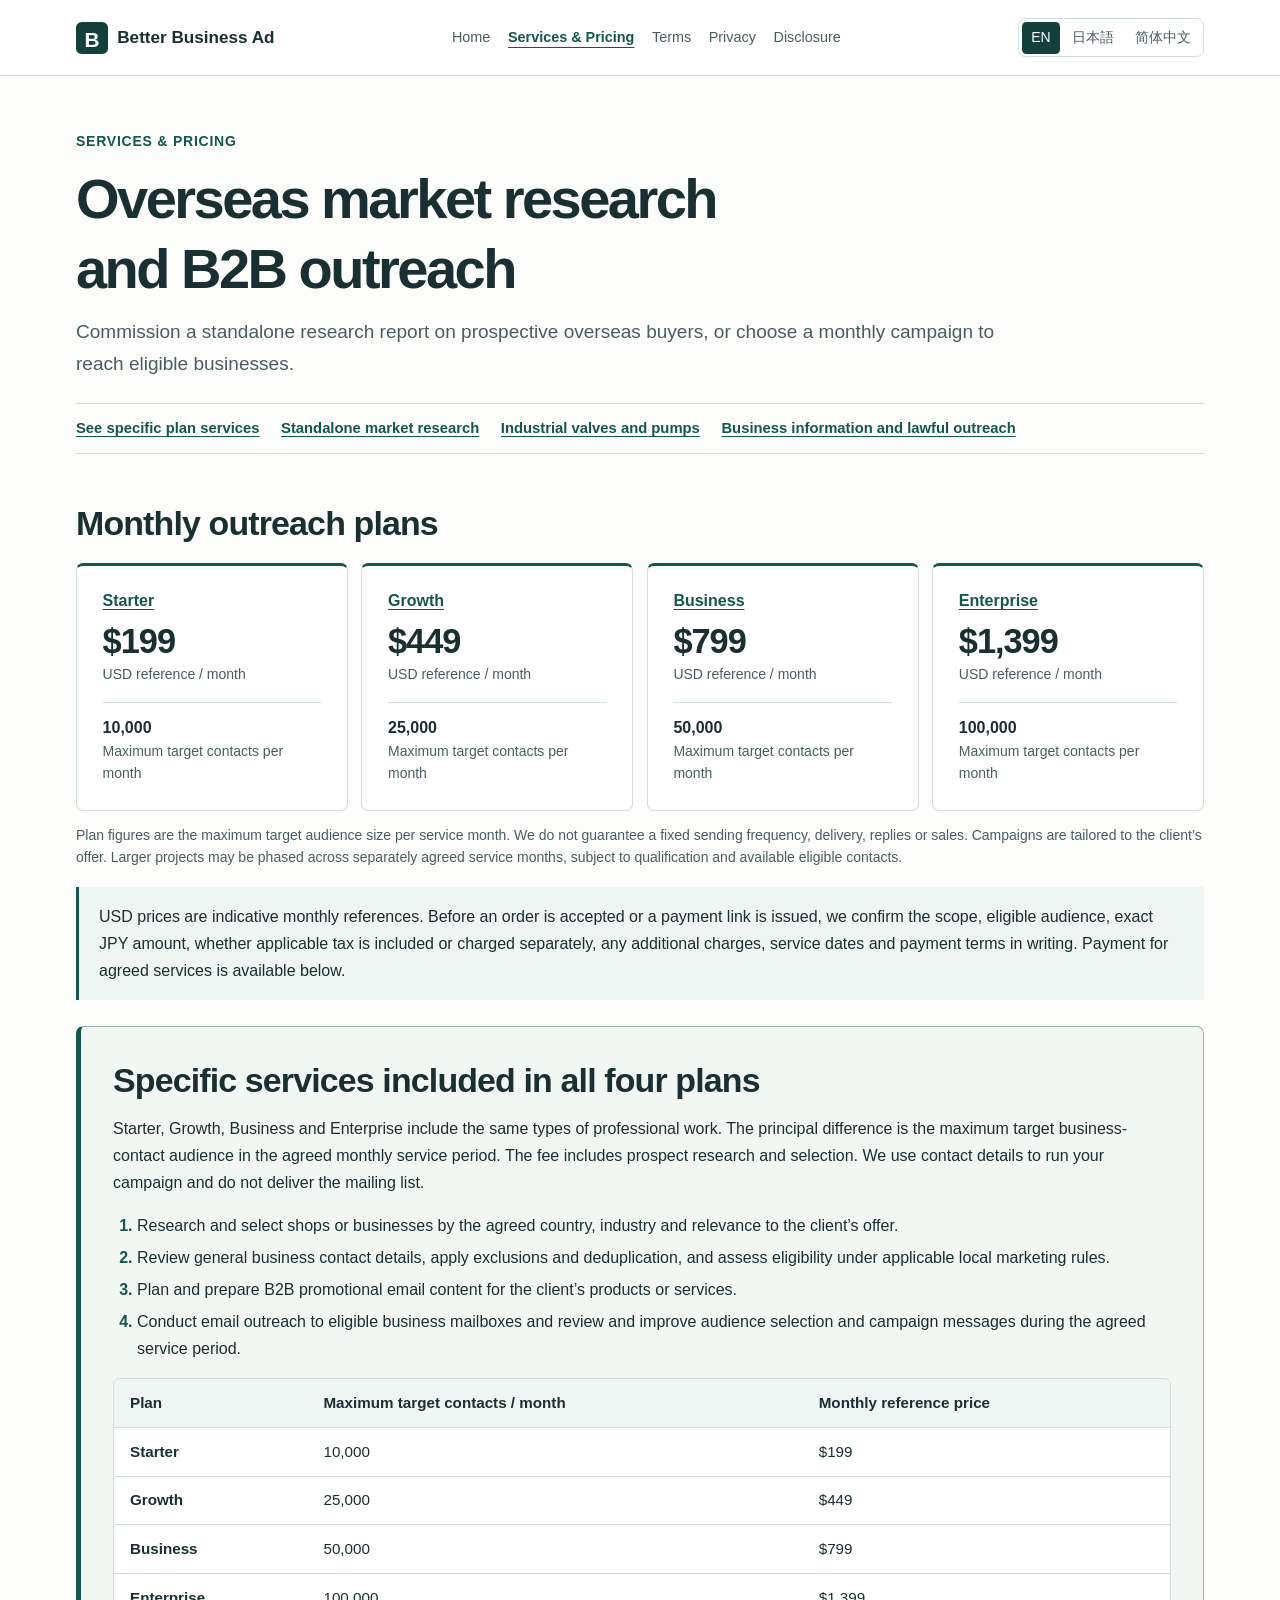
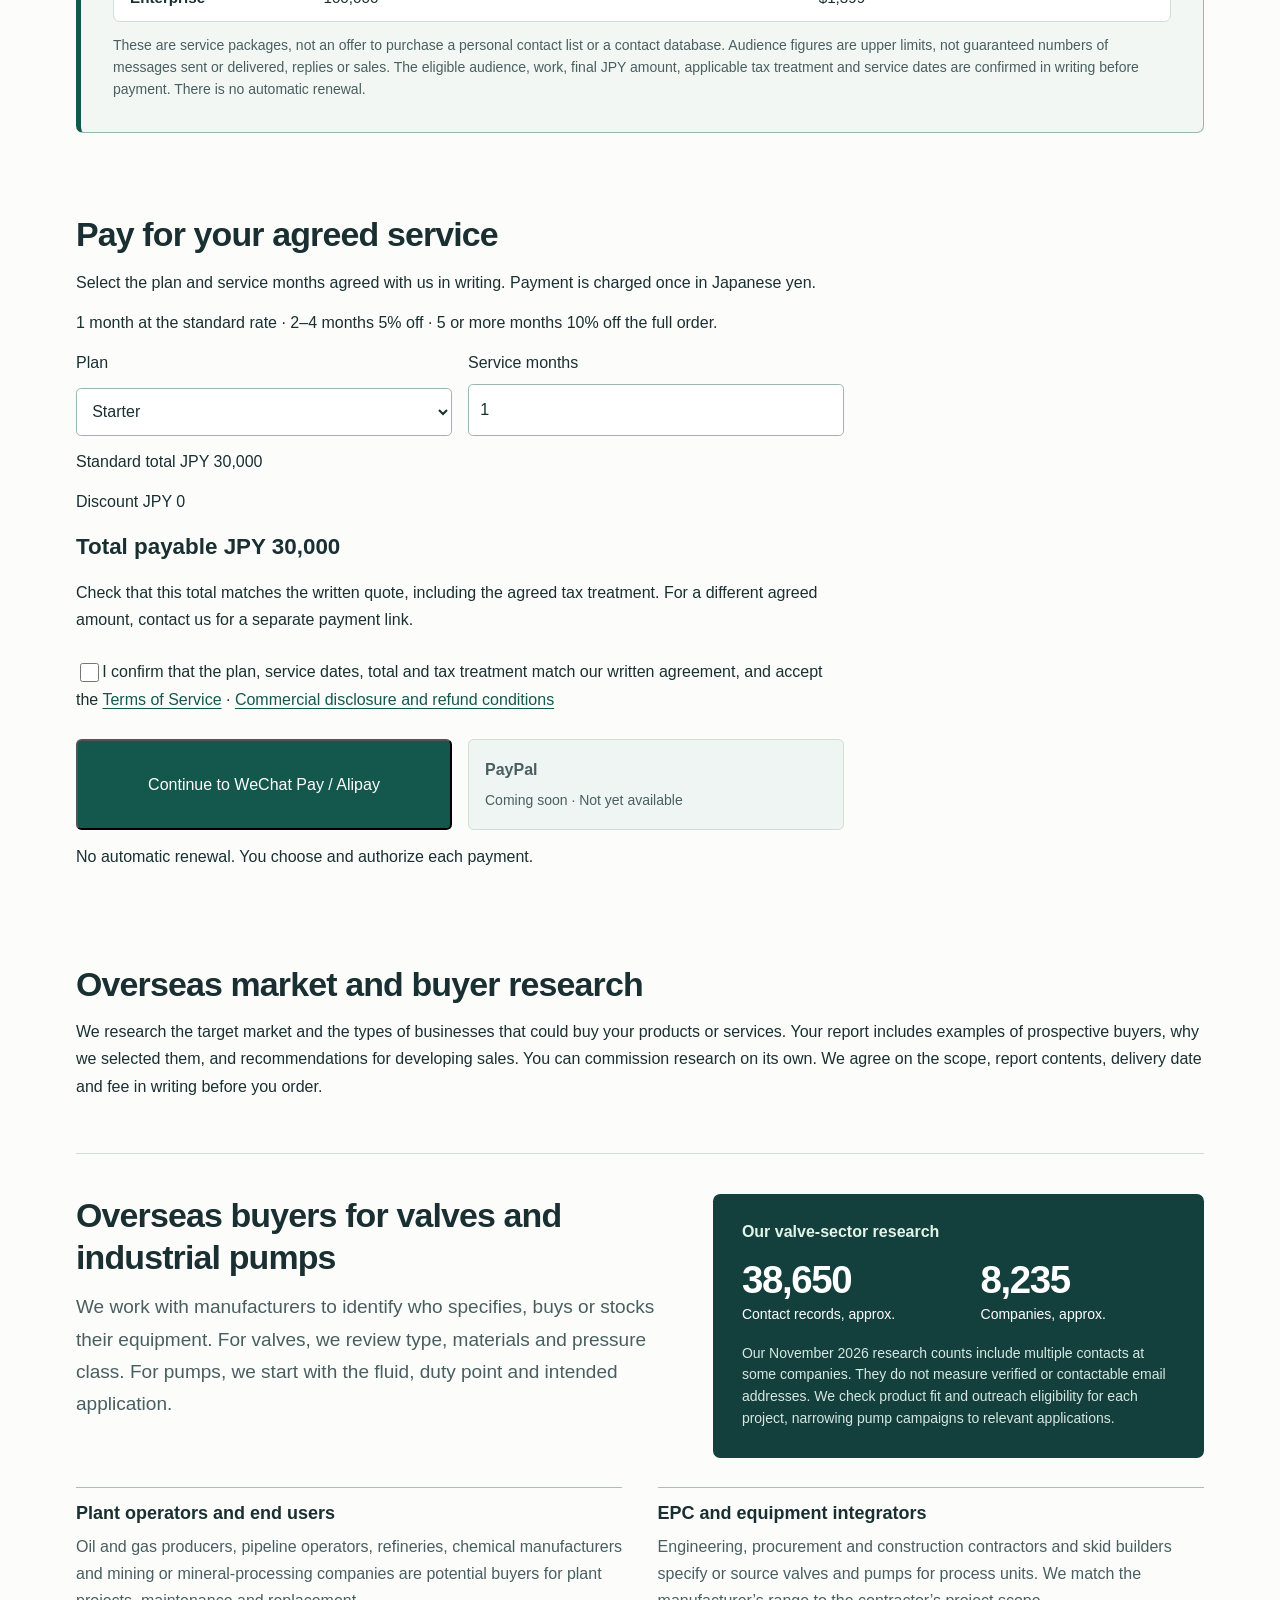
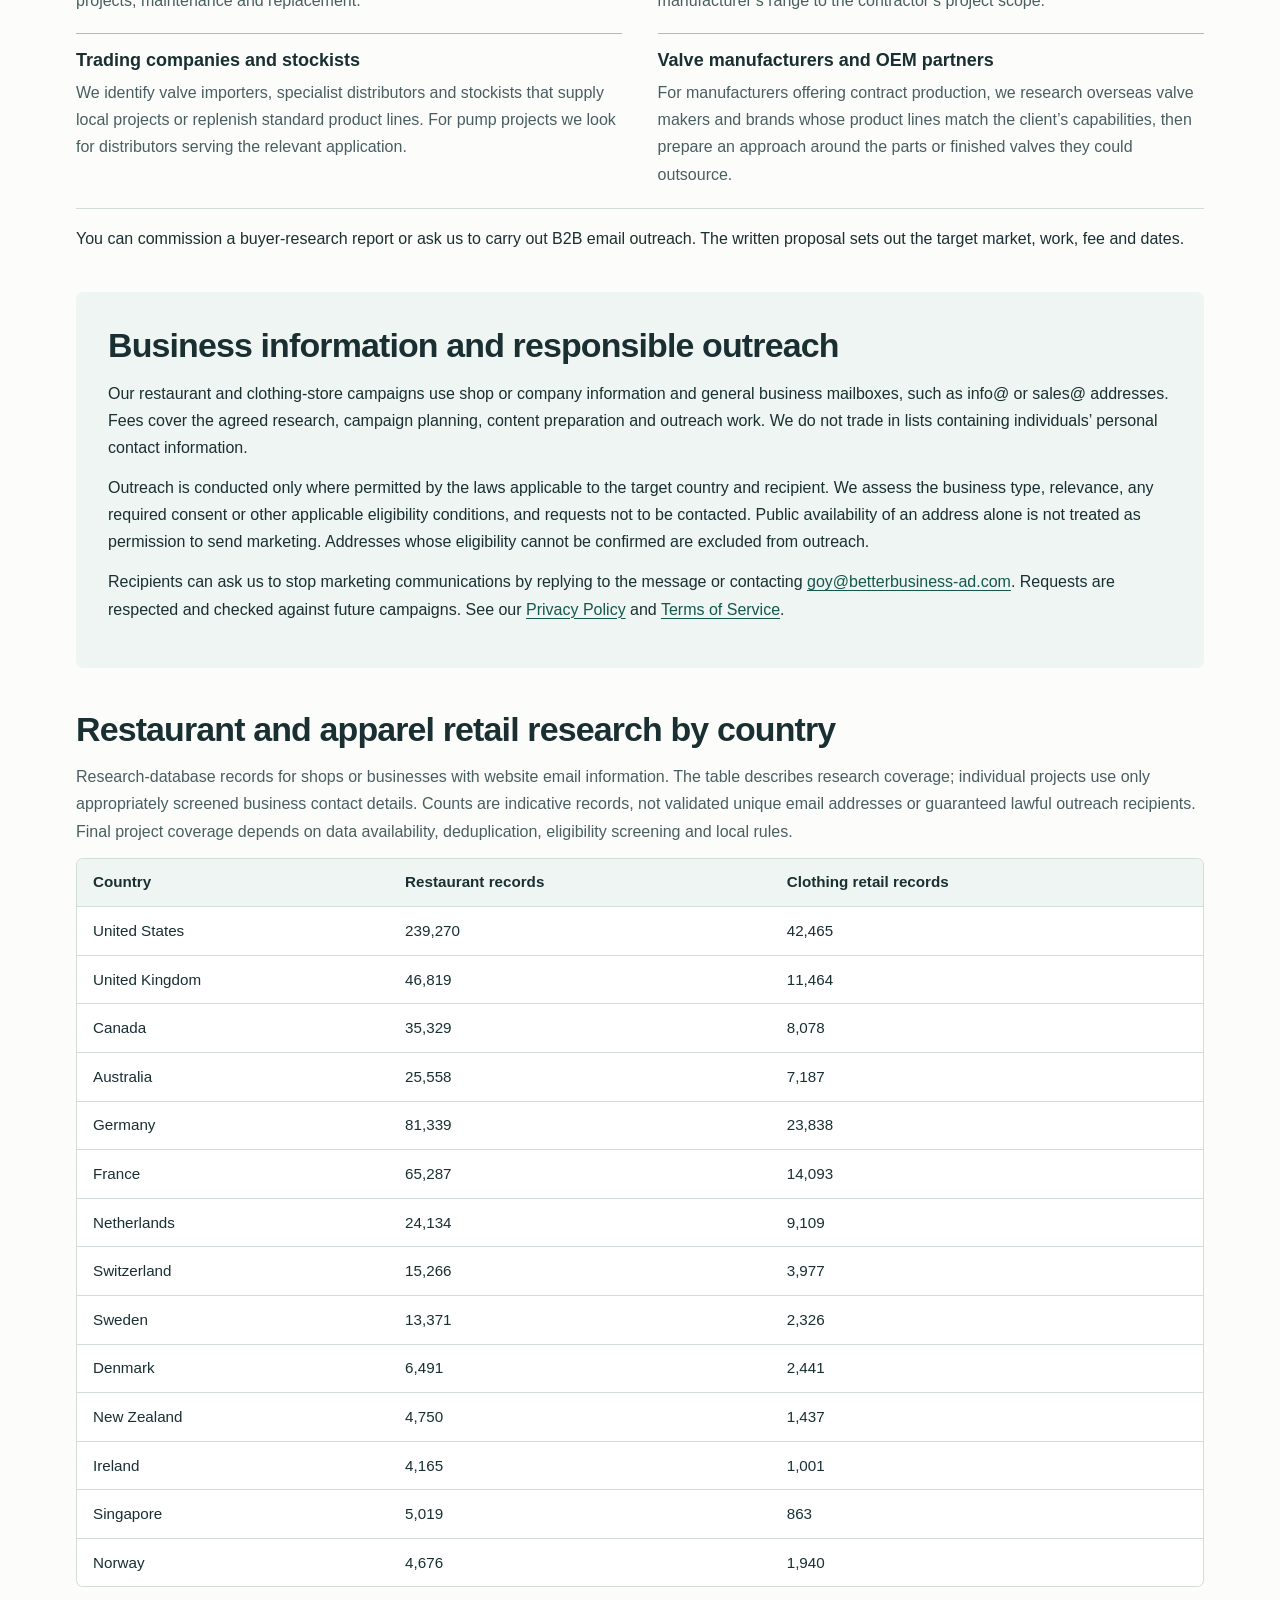
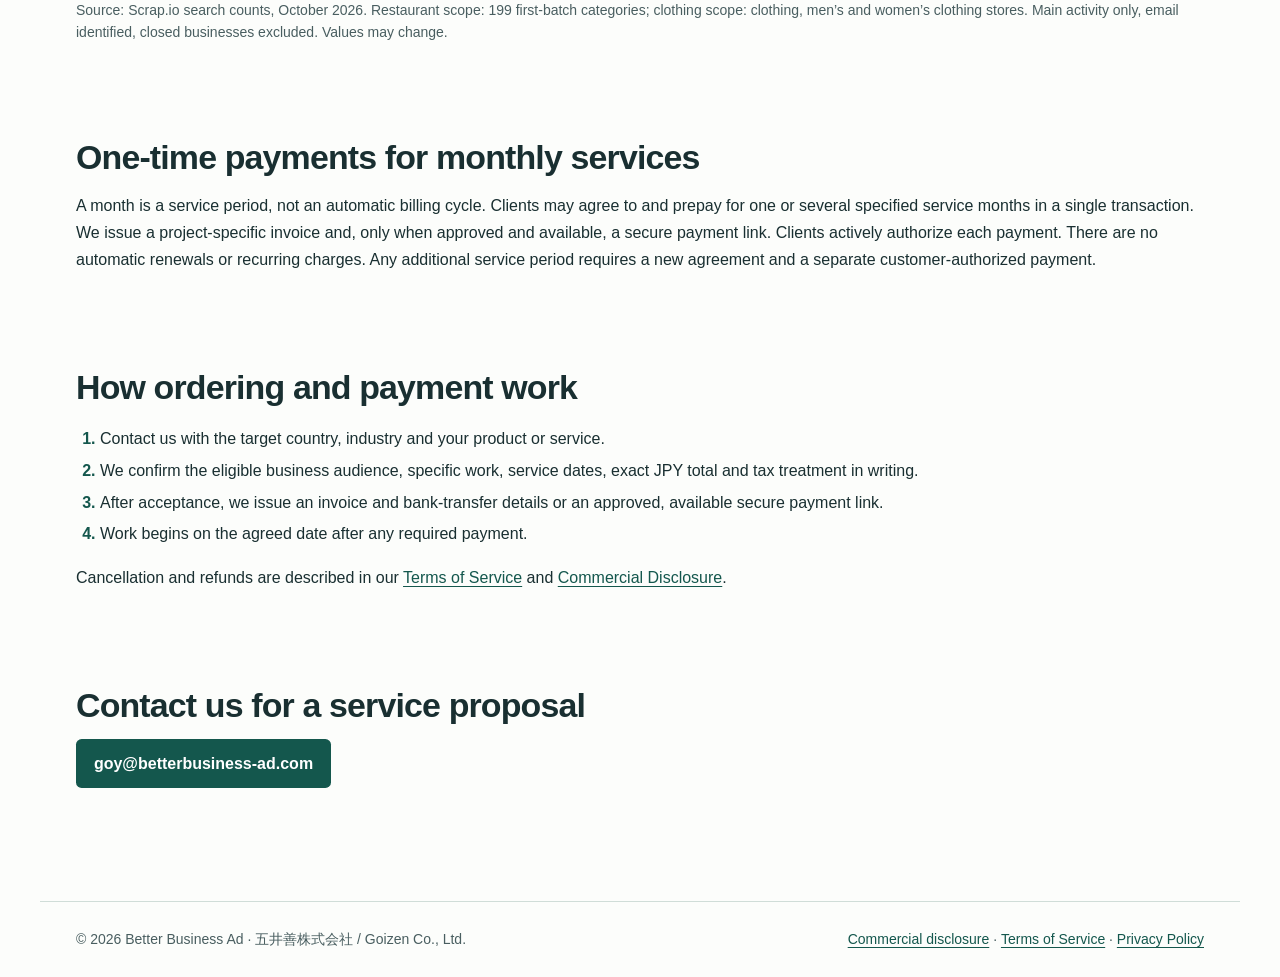
<file: services.html>
<!DOCTYPE html>

<html class="lang-en" lang="en">
<head>
<script>
(function () {
  var languages = ['en', 'ja', 'zh'];
  var lang = new URLSearchParams(location.search).get('lang');
  if (languages.indexOf(lang) < 0) {
    try { lang = localStorage.getItem('bba-lang'); } catch (_) {}
  }
  if (languages.indexOf(lang) < 0) lang = 'en';
  document.documentElement.lang = lang === 'zh' ? 'zh-CN' : lang;
  document.documentElement.className = 'lang-' + lang;
})();
</script>
<meta charset="utf-8"/>
<meta content="width=device-width,initial-scale=1" name="viewport"/>
<title data-zh="服务与价格 | Better Business Ad" data-en="Services &amp; Pricing | Better Business Ad" data-ja="サービス・料金 | Better Business Ad">Services &amp; Pricing | Better Business Ad</title>
<meta content="Overseas buyer research, valve and pump market development, restaurant and apparel outreach, and monthly B2B service pricing." name="description"/>
<link href="style.css?v=20261126c" rel="stylesheet"/>
</head>
<body>
<a class="skip-link" href="#main-content">
<span data-l="en">Skip to content</span>
<span data-l="ja">本文へ移動</span>
<span data-l="zh">跳至正文</span>
</a>
<header class="head">
<div class="wrap navb">
<a class="brand" href="index.html">
<b>B</b> Better Business Ad</a>
<nav aria-label="Main navigation">
<a href="index.html">
<span data-l="en">Home</span>
<span data-l="ja">ホーム</span>
<span data-l="zh">首页</span>
</a>
<a href="services.html" aria-current="page">
<span data-l="en">Services &amp; Pricing</span>
<span data-l="ja">サービス・料金</span>
<span data-l="zh">服务与价格</span>
</a>
<a href="terms.html">
<span data-l="en">Terms</span>
<span data-l="ja">利用規約</span>
<span data-l="zh">服务条款</span>
</a>
<a href="privacy.html">
<span data-l="en">Privacy</span>
<span data-l="ja">プライバシー</span>
<span data-l="zh">隐私政策</span>
</a>
<a href="legal.html">
<span data-l="en">Disclosure</span>
<span data-l="ja">特商法表記</span>
<span data-l="zh">交易信息披露</span>
</a>
</nav>
<div class="langs" role="group" aria-label="Language">
<button id="enBtn" type="button" aria-pressed="true">EN</button>
<button id="jaBtn" type="button" aria-pressed="false">日本語</button>
<button id="zhBtn" type="button" lang="zh-CN" aria-pressed="false">简体中文</button>
</div>
</div>
</header>
<main class="wrap services-page" id="main-content">
<header class="page-intro">
<div data-l="en" class="eyebrow">SERVICES &amp; PRICING</div>
<div data-l="ja" class="eyebrow">サービスと料金</div>
<div data-l="zh" class="eyebrow">服务与价格</div>
<h1 data-l="en">Overseas market research and B2B outreach</h1>
<h1 data-l="ja">海外市場の調査とB2B販促支援</h1>
<h1 data-l="zh">海外市场调研与 B2B 推广服务</h1>
<p data-l="en" class="lead">Commission a standalone research report on prospective overseas buyers, or choose a monthly campaign to reach eligible businesses.</p>
<p data-l="ja" class="lead">海外市場・見込み取引先の調査は単独でご依頼いただけます。海外の対象企業への販促を希望される場合は、月額プランをご利用いただけます。</p>
<p data-l="zh" class="lead">您可以单独委托海外市场调研并获取报告，也可以选择月度推广套餐，向符合条件的海外企业介绍产品或服务。</p>
</header>
<p class="jump-links">
<a href="#plan-details">
<span data-l="en">See specific plan services</span>
<span data-l="ja">各プランの具体的なサービス内容へ</span>
<span data-l="zh">查看四档套餐的具体服务</span>
</a>
<a href="#market-research"><span data-l="en">Standalone market research</span><span data-l="ja">海外市場・見込み取引先調査</span>
<span data-l="zh">海外市场与潜在买家调研</span></a>
<a href="#industrial-outreach">
<span data-l="en">Industrial valves and pumps</span>
<span data-l="ja">産業用バルブ・ポンプ</span>
<span data-l="zh">工业阀门与泵</span>
</a>
<a href="#responsible-outreach">
<span data-l="en">Business information and lawful outreach</span>
<span data-l="ja">企業情報の利用と適正なアプローチ</span>
<span data-l="zh">企业信息使用与推广规则</span>
</a>
</p>
<section class="section">
<h2 data-l="en">Monthly outreach plans</h2>
<h2 data-l="ja">月額の販促支援プラン</h2>
<h2 data-l="zh">月度推广套餐</h2>
<div class="cards">
<article class="card">
<h3 class="tag"><a href="#checkout" data-plan="Starter">Starter</a></h3>
<div class="rate" data-l="en">$199</div>
<div class="rate" data-l="ja">¥30,000</div>
<div class="rate" data-l="zh">1,264 元</div>
<div class="fine" data-l="en">USD reference / month</div>
<div class="fine" data-l="ja">月額参考料金（日本円）</div>
<div class="fine" data-l="zh">每月参考价（人民币）</div>
<div class="audience-limit">
<div class="target">10,000</div>
<div class="fine" data-l="en">Maximum target contacts per month</div>
<div class="fine" data-l="ja">月間の対象連絡先数（上限）</div>
<div class="fine" data-l="zh">每月目标联系规模上限</div>
</div>
</article>
<article class="card">
<h3 class="tag"><a href="#checkout" data-plan="Growth">Growth</a></h3>
<div class="rate" data-l="en">$449</div>
<div class="rate" data-l="ja">¥68,000</div>
<div class="rate" data-l="zh">2,866 元</div>
<div class="fine" data-l="en">USD reference / month</div>
<div class="fine" data-l="ja">月額参考料金（日本円）</div>
<div class="fine" data-l="zh">每月参考价（人民币）</div>
<div class="audience-limit">
<div class="target">25,000</div>
<div class="fine" data-l="en">Maximum target contacts per month</div>
<div class="fine" data-l="ja">月間の対象連絡先数（上限）</div>
<div class="fine" data-l="zh">每月目标联系规模上限</div>
</div>
</article>
<article class="card">
<h3 class="tag"><a href="#checkout" data-plan="Business">Business</a></h3>
<div class="rate" data-l="en">$799</div>
<div class="rate" data-l="ja">¥120,000</div>
<div class="rate" data-l="zh">5,057 元</div>
<div class="fine" data-l="en">USD reference / month</div>
<div class="fine" data-l="ja">月額参考料金（日本円）</div>
<div class="fine" data-l="zh">每月参考价（人民币）</div>
<div class="audience-limit">
<div class="target">50,000</div>
<div class="fine" data-l="en">Maximum target contacts per month</div>
<div class="fine" data-l="ja">月間の対象連絡先数（上限）</div>
<div class="fine" data-l="zh">每月目标联系规模上限</div>
</div>
</article>
<article class="card">
<h3 class="tag"><a href="#checkout" data-plan="Enterprise">Enterprise</a></h3>
<div class="rate" data-l="en">$1,399</div>
<div class="rate" data-l="ja">¥210,000</div>
<div class="rate" data-l="zh">8,850 元</div>
<div class="fine" data-l="en">USD reference / month</div>
<div class="fine" data-l="ja">月額参考料金（日本円）</div>
<div class="fine" data-l="zh">每月参考价（人民币）</div>
<div class="audience-limit">
<div class="target">100,000</div>
<div class="fine" data-l="en">Maximum target contacts per month</div>
<div class="fine" data-l="ja">月間の対象連絡先数（上限）</div>
<div class="fine" data-l="zh">每月目标联系规模上限</div>
</div>
</article>
</div>
<p data-l="en" class="fine">Plan figures are the maximum target audience size per service month. We do not guarantee a fixed sending frequency, delivery, replies or sales. Campaigns are tailored to the client’s offer. Larger projects may be phased across separately agreed service months, subject to qualification and available eligible contacts.</p>
<p data-l="ja" class="fine">プランの数値は1か月の対象候補規模の上限です。一定の送信頻度、配信到達、返信、売上を保証するものではありません。施策はお客様の商材に合わせて調整します。大規模な案件は、連絡条件と対象者を確認し、各月の範囲を合意したうえで複数か月に分けて実施できます。</p>
<p data-l="zh" class="fine">各套餐列出的是每个服务月的候选对象规模上限。我们根据客户的产品制定方案，不保证固定发送频率、邮件送达、回复或销售结果。大型项目可在筛选对象并约定每月工作范围后，分月执行。</p>
<p data-l="en" class="note">USD prices are indicative monthly references. Before an order is accepted or a payment link is issued, we confirm the scope, eligible audience, exact JPY amount, whether applicable tax is included or charged separately, any additional charges, service dates and payment terms in writing. Payment for agreed services is available below.</p>
<p data-l="ja" class="note">表示の日本円料金は月額の参考料金です。ご注文の確定または決済リンクの発行前に、業務範囲、連絡可能な対象、最終的な日本円金額、適用される税の税込・税別の区分、追加費用の有無、提供期間および支払条件を書面で明示します。合意済みのサービスは、下のお支払い欄から決済できます。</p>
<p data-l="zh" class="note" id="cny-reference">人民币价格仅供参考，按 2026 年 11 月 24 日中国外汇交易中心公布的中间价（100 日元折合 4.2142 元人民币）换算并四舍五入至整数元。正式报价和结算使用日元。在确认订单或发出付款链接前，我们会书面列明工作范围、符合联系条件的对象、最终日元金额、是否含税、额外费用、服务日期及付款条件。 <a href="https://www.chinamoney.com.cn/chinese/bkccpr/index.html?tab=2">汇率来源</a></p>
<div class="plan-details" id="plan-details">
<h2 data-l="en">Specific services included in all four plans</h2>
<h2 data-l="ja">4つの料金プランに含まれる具体的なサービス内容</h2>
<h2 data-l="zh">四档套餐具体包含哪些服务</h2>
<p data-l="en">Starter, Growth, Business and Enterprise include the same types of professional work. The principal difference is the maximum target business-contact audience in the agreed monthly service period. The fee includes prospect research and selection. We use contact details to run your campaign and do not deliver the mailing list.</p>
<p data-l="ja">Starter・Growth・Business・Enterpriseの4プランは、提供する基本業務が共通です。主な違いは、合意した1か月のサービス提供期間における対象店舗・企業の連絡先数の上限です。 月額の販促支援プランには、施策の実施に必要な対象企業の調査・選定が含まれます。連絡先は当社が販促業務に使用し、お客様への納品物には含まれません。</p>
<p data-l="zh">Starter、Growth、Business 和 Enterprise 包含相同的基本服务，主要区别是每个约定服务月内目标企业联系规模的上限。推广费包含执行所需的调研与筛选。我们使用联系信息开展推广，不向客户交付推广邮箱表。</p>
<ol data-l="en">
<li>Research and select shops or businesses by the agreed country, industry and relevance to the client’s offer.</li>
<li>Review general business contact details, apply exclusions and deduplication, and assess eligibility under applicable local marketing rules.</li>
<li>Plan and prepare B2B promotional email content for the client’s products or services.</li>
<li>Conduct email outreach to eligible business mailboxes and review and improve audience selection and campaign messages during the agreed service period.</li>
</ol>
<ol data-l="ja">
<li>合意した対象国・業種と商材との関連性に基づく店舗・企業の調査・選定</li>
<li>汎用的な業務用連絡先の確認、除外・重複排除、および適用される現地の販促ルールに基づく連絡条件の確認</li>
<li>お客様の商品・サービスに合わせたB2B販促メールの企画・文案作成</li>
<li>条件を満たす業務用メールアドレスへの販促実施、および合意した提供期間内の対象選定・文面の見直しと改善</li>
</ol>
<ol data-l="zh"><li>按约定的国家、行业以及与客户产品的相关性，调查并筛选商铺或企业。</li><li>核对通用业务联系方式，去重并排除不合适的对象，根据当地推广规则确认联系条件。</li><li>为客户的商品或服务规划并撰写 B2B 推广邮件。</li><li>向符合条件的企业邮箱开展推广，并在约定期间内持续检查和改进对象选择与邮件内容。</li></ol>
<div class="tablewrap">
<table>
<thead>
<tr>
<th scope="col">
<span data-l="en">Plan</span>
<span data-l="ja">プラン</span>
<span data-l="zh">套餐</span>
</th>
<th scope="col">
<span data-l="en">Maximum target contacts / month</span>
<span data-l="ja">月間対象連絡先数（上限）</span>
<span data-l="zh">每月目标联系规模上限</span>
</th>
<th scope="col">
<span data-l="en">Monthly reference price</span>
<span data-l="ja">月額参考料金</span>
<span data-l="zh">每月参考价（人民币）</span>
</th>
</tr>
</thead>
<tbody>
<tr>
<th scope="row">Starter</th>
<td>10,000</td>
<td>
<span data-l="en">$199</span>
<span data-l="ja">¥30,000</span>
<span data-l="zh">约 1,264 元</span>
</td>
</tr>
<tr>
<th scope="row">Growth</th>
<td>25,000</td>
<td>
<span data-l="en">$449</span>
<span data-l="ja">¥68,000</span>
<span data-l="zh">约 2,866 元</span>
</td>
</tr>
<tr>
<th scope="row">Business</th>
<td>50,000</td>
<td>
<span data-l="en">$799</span>
<span data-l="ja">¥120,000</span>
<span data-l="zh">约 5,057 元</span>
</td>
</tr>
<tr>
<th scope="row">Enterprise</th>
<td>100,000</td>
<td>
<span data-l="en">$1,399</span>
<span data-l="ja">¥210,000</span>
<span data-l="zh">约 8,850 元</span>
</td>
</tr>
</tbody>
</table>
</div>
<p data-l="en" class="fine">These are service packages, not an offer to purchase a personal contact list or a contact database. Audience figures are upper limits, not guaranteed numbers of messages sent or delivered, replies or sales. The eligible audience, work, final JPY amount, applicable tax treatment and service dates are confirmed in writing before payment. There is no automatic renewal.</p>
<p data-l="ja" class="fine">本プランは業務提供のための料金プランであり、個人の連絡先名簿や連絡先データベースの販売を目的とするものではありません。数値は対象規模の上限であり、送信・到達件数、返信数、売上を保証しません。連絡可能な対象、業務内容、最終的な日本円金額、適用される税の取扱いおよび提供期間は、お支払い前に書面で確認します。自動更新はありません。</p>
<p data-l="zh" class="fine">套餐费用对应上述服务。候选对象数量不代表保证发送数、送达数、回复数或销售额。符合联系条件的对象、工作内容、最终日元金额、税费及服务日期均在付款前书面确认。服务不自动续期。<a href="#cny-reference">人民币折算说明</a></p>
</div>
</section><section class="section checkout" id="checkout">
<h2><span data-l="en">Pay for your agreed service</span><span data-l="ja">合意済みサービスのお支払い</span><span data-l="zh">支付已确认的服务</span></h2>
<p><span data-l="en">Select the plan and service months agreed with us in writing. Payment is charged once in Japanese yen.</span><span data-l="ja">書面で合意したプランと提供月数をお選びください。日本円による一括払いです。</span><span data-l="zh">请选择双方书面确认的套餐和服务月数，以日元一次性付款。</span></p>
<p><span data-l="en">1 month at the standard rate · 2–4 months 5% off · 5 or more months 10% off the full order.</span><span data-l="ja">1か月は通常料金、2～4か月は総額から5%引き、5か月以上は総額から10%引き。</span><span data-l="zh">1个月原价，2–4个月整单95折，5个月起整单9折。</span></p>
<form method="post" action="/api/checkout">
<div class="checkout-fields"><label><span data-l="en">Plan</span><span data-l="ja">プラン</span><span data-l="zh">套餐</span><select name="plan"><option data-price="30000">Starter</option><option data-price="68000">Growth</option><option data-price="120000">Business</option><option data-price="210000">Enterprise</option></select></label>
<label><span data-l="en">Service months</span><span data-l="ja">サービス月数</span><span data-l="zh">服务月数</span><input name="months" type="number" min="1" step="1" required value="1"></label></div>
<p><span data-l="en">Standard total</span><span data-l="ja">通常総額</span><span data-l="zh">原价总额</span> <output id="standard-total">JPY 30,000</output></p>
<p><span data-l="en">Discount</span><span data-l="ja">割引額</span><span data-l="zh">优惠金额</span> <output id="discount-total">JPY 0</output></p>
<p class="checkout-total"><span data-l="en">Total payable</span><span data-l="ja">お支払い総額</span><span data-l="zh">应付总额</span> <output id="payable-total" aria-live="polite">JPY 30,000</output></p>
<p><span data-l="en">Check that this total matches the written quote, including the agreed tax treatment. For a different agreed amount, contact us for a separate payment link.</span><span data-l="ja">税の取扱いを含め、書面のお見積りと総額が一致することをご確認ください。金額が異なる場合は、個別の決済リンクをご依頼ください。</span><span data-l="zh">请核对应付总额与书面报价及约定税费处理一致。约定金额不同时，请联系我们提供单独付款链接。</span></p>
<label class="checkout-consent"><input type="checkbox" name="confirmed" value="yes" required><span data-l="en">I confirm that the plan, service dates, total and tax treatment match our written agreement, and accept the</span><span data-l="ja">プラン・提供日・総額・税の取扱いが書面合意と一致することを確認し、以下に同意します。</span><span data-l="zh">我确认套餐、服务日期、总额及税费处理与书面约定一致，并接受</span> <a href="terms.html"><span data-l="en">Terms of Service</span><span data-l="ja">利用規約</span><span data-l="zh">服务条款</span></a> · <a href="legal.html"><span data-l="en">Commercial disclosure and refund conditions</span><span data-l="ja">特定商取引法に基づく表記・返金条件</span><span data-l="zh">交易信息披露及退款条件</span></a></label>
<div class="payment-methods">
<button class="btn" type="submit" data-payment-method="komoju"><span data-l="en">Continue to WeChat Pay / Alipay</span><span data-l="ja">WeChat Pay / Alipayへ進む</span><span data-l="zh">前往微信支付 / 支付宝</span></button>
<div class="payment-pending" aria-disabled="true"><strong>PayPal</strong><span data-l="en">Coming soon · Not yet available</span><span data-l="ja">準備中・現在はご利用いただけません</span><span data-l="zh">收款准备中 · 暂不可用</span></div>
<template id="credit-card-payment"><div class="payment-pending" data-payment-method="card" aria-disabled="true"><strong><span data-l="en">Credit card</span><span data-l="ja">クレジットカード</span><span data-l="zh">信用卡</span></strong><span data-l="en">Not yet available</span><span data-l="ja">現在はご利用いただけません</span><span data-l="zh">暂不可用</span></div></template>
</div>
<p><span data-l="en">No automatic renewal. You choose and authorize each payment.</span><span data-l="ja">自動更新はありません。お支払いはその都度お客様が承認します。</span><span data-l="zh">无自动续费，每次付款均由您主动确认。</span></p>
</form></section><script src="checkout.js"></script>
<section class="section" id="market-research">
<h2 data-l="en">Overseas market and buyer research</h2>
<h2 data-l="ja">海外市場・見込み取引先調査</h2>
<h2 data-l="zh">海外市场与潜在买家调研</h2>
<p data-l="en">We research the target market and the types of businesses that could buy your products or services. Your report includes examples of prospective buyers, why we selected them, and recommendations for developing sales. You can commission research on its own. We agree on the scope, report contents, delivery date and fee in writing before you order.</p>
<p data-l="ja">海外販路の開拓を検討する企業向けに、対象市場の特徴、見込み取引先の業種、候補企業の例と選定理由を調査し、販路開拓に向けた提案とともに報告書にまとめます。調査のみのご依頼も承ります。調査範囲、報告内容、納期および料金は、ご注文前に書面で合意します。</p>
<p data-l="zh">面向希望开拓海外销路的企业，我们研究目标市场的特点和潜在买家的行业类型，在报告中列举候选企业、说明筛选理由，并提出市场开发建议。您可以单独委托调研。调研范围、报告内容、交付时间及费用在下单前书面约定。</p>
</section>
<section class="section industrial" id="industrial-outreach">
<div class="industry-top">
<div>
<h2 data-l="en">Overseas buyers for valves and industrial pumps</h2>
<h2 data-l="ja">産業用バルブ・ポンプの海外販路開拓</h2>
<h2 data-l="zh">阀门与工业泵的海外客户开发</h2>
<p class="lead" data-l="en">We work with manufacturers to identify who specifies, buys or stocks their equipment. For valves, we review type, materials and pressure class. For pumps, we start with the fluid, duty point and intended application.</p>
<p class="lead" data-l="ja">メーカーの製品に合わせ、仕様を決める企業、購入する企業、在庫を持つ販売店を調査します。バルブは形式・材質・圧力クラス、ポンプは対象流体・流量・揚程・用途をもとに候補を絞ります。</p>
<p class="lead" data-l="zh">我们为制造商寻找负责选型、采购或备货的企业。阀门项目从阀型、材质和压力等级入手。泵项目根据介质、流量、扬程及应用工况筛选潜在买家。</p>
</div>
<aside class="coverage">
<h3 data-l="en">Our valve-sector research</h3>
<h3 data-l="ja">当社のバルブ市場調査</h3>
<h3 data-l="zh">我们的阀门行业调研</h3>
<dl class="coverage-figures">
<div>
<dt>
<span data-l="en">Contact records, approx.</span>
<span data-l="ja">連絡先の記録（概数）</span>
<span data-l="zh">联系人记录（约）</span>
</dt>
<dd>38,650</dd>
</div>
<div>
<dt>
<span data-l="en">Companies, approx.</span>
<span data-l="ja">調査対象企業（概数）</span>
<span data-l="zh">覆盖企业（约）</span>
</dt>
<dd>8,235</dd>
</div>
</dl>
<p class="fine" data-l="en">Our November 2026 research counts include multiple contacts at some companies. They do not measure verified or contactable email addresses. We check product fit and outreach eligibility for each project, narrowing pump campaigns to relevant applications.</p>
<p class="fine" data-l="ja">2026年11月時点の当社の調査件数で、1社に複数の記録がある場合があります。確認済み・連絡可能なメールアドレスの件数ではありません。製品との適合性と連絡条件を案件ごとに確認し、ポンプ案件では用途に合う企業を抽出します。</p>
<p class="fine" data-l="zh">数据来自截至 2026 年 11 月的内部调研，同一企业可能有多条记录。这些数字不代表已验证或可直接推广的邮箱数量。每个项目另行核实产品适配度和联系条件，泵项目仅选取工况匹配的企业。</p>
</aside>
</div>
<div class="buyer-grid">
<article>
<h3 data-l="en">Plant operators and end users</h3>
<h3 data-l="ja">プラント運営会社・エンドユーザー</h3>
<h3 data-l="zh">装置运营商与终端用户</h3>
<p data-l="en">Oil and gas producers, pipeline operators, refineries, chemical manufacturers and mining or mineral-processing companies are potential buyers for plant projects, maintenance and replacement.</p>
<p data-l="ja">石油・ガスの生産会社、パイプラインの運営会社、製油所、化学品メーカー、鉱山・選鉱事業者など、設備の新設や保全・更新を行う企業を調査します。</p>
<p data-l="zh">根据新建、检修或备件需求，调研油气生产企业、管道运营商、炼油厂、化工生产企业，以及矿山运营和矿物加工企业。</p>
</article>
<article>
<h3 data-l="en">EPC and equipment integrators</h3>
<h3 data-l="ja">EPC企業・装置メーカー</h3>
<h3 data-l="zh">EPC 工程公司与设备集成商</h3>
<p data-l="en">Engineering, procurement and construction contractors and skid builders specify or source valves and pumps for process units. We match the manufacturer’s range to the contractor’s project scope.</p>
<p data-l="ja">設計・調達・建設を担うEPC企業やスキッド装置メーカーを対象に、設備の仕様・調達範囲と製品の適合性を確認します。</p>
<p data-l="zh">面向承接设计、采购及施工的工程总承包商，以及撬装设备和成套系统供应商，判断其项目采购范围与制造商产品线是否匹配。</p>
</article>
<article>
<h3 data-l="en">Trading companies and stockists</h3>
<h3 data-l="ja">専門商社・在庫販売店</h3>
<h3 data-l="zh">阀门贸易商、经销商与库存商</h3>
<p data-l="en">We identify valve importers, specialist distributors and stockists that supply local projects or replenish standard product lines. For pump projects we look for distributors serving the relevant application.</p>
<p data-l="ja">バルブの輸入商社、専門代理店、在庫販売店を、取扱製品や補充需要に応じて調査します。ポンプでは対象用途を扱う販売店を選びます。</p>
<p data-l="zh">按经营品类、备货规格和当地项目供货方向筛选阀门进口商、经销商及库存商。推广泵时，另行甄选服务相应工况和行业的泵经销商。</p>
</article>
<article>
<h3 data-l="en">Valve manufacturers and OEM partners</h3>
<h3 data-l="ja">バルブメーカーとのOEM取引</h3>
<h3 data-l="zh">阀门制造商与 OEM 合作</h3>
<p data-l="en">For manufacturers offering contract production, we research overseas valve makers and brands whose product lines match the client’s capabilities, then prepare an approach around the parts or finished valves they could outsource.</p>
<p data-l="ja">受託生産を希望するメーカー向けに、製造能力と製品分野が合う海外のバルブメーカーやブランドを調査し、部品・完成品のOEM生産を提案する文面を作成します。</p>
<p data-l="zh">为有代工能力的制造商寻找产品线相符的海外阀门厂家或品牌，根据客户实际能生产的零部件或成品阀门，准备针对性的 OEM 合作提案。</p>
</article>
</div>
<p class="industry-order" data-l="en">You can commission a buyer-research report or ask us to carry out B2B email outreach. The written proposal sets out the target market, work, fee and dates.</p>
<p class="industry-order" data-l="ja">取引先候補の調査報告書のみのご依頼も、B2Bメールによる販促のご依頼も承ります。対象市場、業務内容、料金と期間は事前に書面でご案内します。</p>
<p class="industry-order" data-l="zh">您可以单独委托买家调研报告，也可以委托我们开展 B2B 邮件推广。目标市场、具体工作、费用及服务日期在委托前书面确认。</p>
</section>
<section class="section responsible-outreach" id="responsible-outreach">
<h2 data-l="en">Business information and responsible outreach</h2>
<h2 data-l="ja">企業情報の利用と適正なアプローチ</h2>
<h2 data-l="zh">企业信息使用与推广规则</h2>
<p data-l="en">Our restaurant and clothing-store campaigns use shop or company information and general business mailboxes, such as info@ or sales@ addresses. Fees cover the agreed research, campaign planning, content preparation and outreach work. We do not trade in lists containing individuals’ personal contact information.</p>
<p data-l="ja">飲食店・衣料品店向けの施策では、店舗・企業の情報と、info@ や sales@ などの汎用的な業務用メールアドレスを使用します。料金の対象は、合意した調査、販促企画、文案作成およびアプローチの実施業務です。個人の連絡先情報を含む名簿を取引対象とするサービスではありません。</p>
<p data-l="zh">针对餐厅及服装店的推广使用商铺、企业信息及 info@、sales@ 等通用业务邮箱。费用涵盖双方约定的调研、推广规划、文案及执行工作。我们不交易含有个人联系方式的名单。</p>
<p data-l="en">Outreach is conducted only where permitted by the laws applicable to the target country and recipient. We assess the business type, relevance, any required consent or other applicable eligibility conditions, and requests not to be contacted. Public availability of an address alone is not treated as permission to send marketing. Addresses whose eligibility cannot be confirmed are excluded from outreach.</p>
<p data-l="ja">対象国および受信者に適用される法令で認められる場合に限り、販促を実施します。事業者の形態、内容との関連性、必要な同意その他の連絡条件、および配信停止の申出を確認します。メールアドレスが公開されていることだけを、販促メール送信の許可とはみなしません。連絡条件を確認できない宛先は対象から除外します。</p>
<p data-l="zh">我们仅在目标国家和收件人适用的法律允许时开展推广，并核查主体类型、业务相关性、所需同意或其他联系条件，以及拒收记录。仅凭邮箱公开不足以判断可以发送推广邮件。无法确认联系条件的地址会被排除。</p>
<p data-l="en">Recipients can ask us to stop marketing communications by replying to the message or contacting <a href="mailto:goy@betterbusiness-ad.com">goy@betterbusiness-ad.com</a>. Requests are respected and checked against future campaigns. See our <a href="privacy.html">Privacy Policy</a> and <a href="terms.html">Terms of Service</a>.</p>
<p data-l="ja">配信停止は、受信したメールへの返信または <a href="mailto:goy@betterbusiness-ad.com">goy@betterbusiness-ad.com</a> へのご連絡でお申し出いただけます。申出を尊重し、以後の施策の対象から除外します。詳細は<a href="privacy.html">プライバシーポリシー</a>と<a href="terms.html">利用規約</a>をご覧ください。</p>
<p data-l="zh">收件人可回复邮件或联系 <a href="mailto:goy@betterbusiness-ad.com">goy@betterbusiness-ad.com</a> 要求停止接收推广。我们会将其排除在后续推广之外。详见<a href="privacy.html">隐私政策</a>及<a href="terms.html">服务条款</a>。</p>
</section>
<section class="section" id="retail-coverage">
<h2 data-l="en">Restaurant and apparel retail research by country</h2>
<h2 data-l="ja">飲食店・衣料品店の国別調査件数</h2>
<h2 data-l="zh">各国餐厅与服装零售店调研规模</h2>
<p class="muted" data-l="en">Research-database records for shops or businesses with website email information. The table describes research coverage; individual projects use only appropriately screened business contact details. Counts are indicative records, not validated unique email addresses or guaranteed lawful outreach recipients. Final project coverage depends on data availability, deduplication, eligibility screening and local rules.</p>
<p class="muted" data-l="ja">調査データベース内でWebサイト上のメール情報が確認できる企業・店舗の検索結果件数です。この表は調査範囲を示すものであり、実際の案件では条件を確認した業務用連絡先のみを使用します。検証済みの固有メールアドレス数や、法的に連絡可能な宛先数を示すものではありません。実施範囲はデータ取得、重複排除、適格性・各国規制の確認後に確定します。</p>
<p class="muted" data-l="zh">表中是调研数据库里带有网站邮箱信息的商铺或企业记录数，仅供了解调研覆盖面。实际项目需要去重、筛选并核对当地规则。记录数不代表已验证的独立邮箱数或可合法联系的对象数。</p>
<div class="tablewrap">
<table>
<thead>
<tr>
<th>
<span class="" data-l="en">Country</span>
<span class="" data-l="ja">国</span>
<span class="" data-l="zh">国家</span>
</th>
<th>
<span class="" data-l="en">Restaurant records</span>
<span class="" data-l="ja">飲食店件数</span>
<span class="" data-l="zh">餐厅记录数</span>
</th>
<th>
<span class="" data-l="en">Clothing retail records</span>
<span class="" data-l="ja">衣料品小売店件数</span>
<span class="" data-l="zh">服装零售店记录数</span>
</th>
</tr>
</thead>
<tbody>
<tr>
<td>
<span data-l="en">United States</span>
<span data-l="ja">アメリカ</span>
<span data-l="zh">美国</span>
</td>
<td>239,270</td>
<td>42,465</td>
</tr>
<tr>
<td>
<span data-l="en">United Kingdom</span>
<span data-l="ja">イギリス</span>
<span data-l="zh">英国</span>
</td>
<td>46,819</td>
<td>11,464</td>
</tr>
<tr>
<td>
<span data-l="en">Canada</span>
<span data-l="ja">カナダ</span>
<span data-l="zh">加拿大</span>
</td>
<td>35,329</td>
<td>8,078</td>
</tr>
<tr>
<td>
<span data-l="en">Australia</span>
<span data-l="ja">オーストラリア</span>
<span data-l="zh">澳大利亚</span>
</td>
<td>25,558</td>
<td>7,187</td>
</tr>
<tr>
<td>
<span data-l="en">Germany</span>
<span data-l="ja">ドイツ</span>
<span data-l="zh">德国</span>
</td>
<td>81,339</td>
<td>23,838</td>
</tr>
<tr>
<td>
<span data-l="en">France</span>
<span data-l="ja">フランス</span>
<span data-l="zh">法国</span>
</td>
<td>65,287</td>
<td>14,093</td>
</tr>
<tr>
<td>
<span data-l="en">Netherlands</span>
<span data-l="ja">オランダ</span>
<span data-l="zh">荷兰</span>
</td>
<td>24,134</td>
<td>9,109</td>
</tr>
<tr>
<td>
<span data-l="en">Switzerland</span>
<span data-l="ja">スイス</span>
<span data-l="zh">瑞士</span>
</td>
<td>15,266</td>
<td>3,977</td>
</tr>
<tr>
<td>
<span data-l="en">Sweden</span>
<span data-l="ja">スウェーデン</span>
<span data-l="zh">瑞典</span>
</td>
<td>13,371</td>
<td>2,326</td>
</tr>
<tr>
<td>
<span data-l="en">Denmark</span>
<span data-l="ja">デンマーク</span>
<span data-l="zh">丹麦</span>
</td>
<td>6,491</td>
<td>2,441</td>
</tr>
<tr>
<td>
<span data-l="en">New Zealand</span>
<span data-l="ja">ニュージーランド</span>
<span data-l="zh">新西兰</span>
</td>
<td>4,750</td>
<td>1,437</td>
</tr>
<tr>
<td>
<span data-l="en">Ireland</span>
<span data-l="ja">アイルランド</span>
<span data-l="zh">爱尔兰</span>
</td>
<td>4,165</td>
<td>1,001</td>
</tr>
<tr>
<td>
<span data-l="en">Singapore</span>
<span data-l="ja">シンガポール</span>
<span data-l="zh">新加坡</span>
</td>
<td>5,019</td>
<td>863</td>
</tr>
<tr>
<td>
<span data-l="en">Norway</span>
<span data-l="ja">ノルウェー</span>
<span data-l="zh">挪威</span>
</td>
<td>4,676</td>
<td>1,940</td>
</tr>
</tbody>
</table>
</div>
<p class="fine" data-l="en">Source: Scrap.io search counts, October 2026. Restaurant scope: 199 first-batch categories; clothing scope: clothing, men’s and women’s clothing stores. Main activity only, email identified, closed businesses excluded. Values may change.</p>
<p class="fine" data-l="ja">出典：Scrap.io検索件数（2026年10月）。飲食店は第1バッチ199分類、衣料品店は衣料品・紳士服・婦人服の3分類。主要業種のみ、メール情報あり、閉店除外。数値は変動します。</p>
<p class="fine" data-l="zh">数据来自 2026 年 10 月 Scrap.io 搜索结果。餐厅覆盖首批 199 个类别，服装零售覆盖服装店、男装店和女装店。仅计入以相应行业为主营业务、带邮箱信息且未停业的商家。数量会随数据更新而变化。</p>
</section>
<section class="section">
<h2 data-l="en">One-time payments for monthly services</h2>
<h2 data-l="ja">月単位のサービスと都度払い</h2>
<h2 data-l="zh">月度服务与单次付款</h2>
<p data-l="en">A month is a service period, not an automatic billing cycle. Clients may agree to and prepay for one or several specified service months in a single transaction. We issue a project-specific invoice and, only when approved and available, a secure payment link. Clients actively authorize each payment. There are no automatic renewals or recurring charges. Any additional service period requires a new agreement and a separate customer-authorized payment.</p>
<p data-l="ja">「月額」はサービス提供期間の単位であり、自動課金を意味しません。お客様は1か月または合意した複数か月のサービスを一括で前払いできます。案件ごとに請求書を発行し、利用可能かつ承認済みの場合に限り安全な決済リンクをご案内します。お支払いはその都度お客様ご自身の操作により承認され、自動更新・定期課金は行いません。追加期間には新たな合意と個別のお支払いが必要です。</p>
<p data-l="zh">月度套餐以一个月为服务单位。客户可以一次预付一个月或约定的多个月份。我们按项目出具账单，并在已获批且可用时提供安全付款链接。每次付款均由客户主动确认。如需延长服务，双方另行约定，由客户另行付款。服务不自动续期或扣费。</p>
</section>
<section class="section" id="ordering">
<h2 data-l="en">How ordering and payment work</h2>
<h2 data-l="ja">注文・お支払いの流れ</h2>
<h2 data-l="zh">委托与付款流程</h2>
<ol data-l="en">
<li>Contact us with the target country, industry and your product or service.</li>
<li>We confirm the eligible business audience, specific work, service dates, exact JPY total and tax treatment in writing.</li>
<li>After acceptance, we issue an invoice and bank-transfer details or an approved, available secure payment link.</li>
<li>Work begins on the agreed date after any required payment.</li>
</ol>
<ol data-l="ja">
<li>対象国・業界と、お客様の商品・サービスをお問い合わせください。</li>
<li>連絡可能な対象店舗・企業、具体的業務、提供期間、最終的な日本円総額および税の取扱いを書面で確認します。</li>
<li>ご承諾後、請求書と銀行振込案内、または承認済みで利用可能な安全な決済リンクをご案内します。</li>
<li>必要なお支払いの確認後、合意した日から着手します。</li>
</ol>
<ol data-l="zh"><li>告知我们目标国家、行业及您的产品或服务。</li><li>双方书面确认具体工作、服务日期、最终日元金额及税费。推广项目另行确认符合联系条件的目标对象。</li><li>您确认后，我们提供账单和银行转账信息，或已获批且可用的安全付款链接。</li><li>确认收到约定款项后，于双方约定的日期开始服务。</li></ol>
<p data-l="en">Cancellation and refunds are described in our <a href="terms.html">Terms of Service</a> and <a href="legal.html">Commercial Disclosure</a>.</p>
<p data-l="ja">キャンセル・返金は<a href="terms.html">利用規約</a>と<a href="legal.html">特定商取引法に基づく表記</a>をご確認ください。</p>
<p data-l="zh">取消与退款条件见<a href="terms.html">服务条款</a>及<a href="legal.html">交易信息披露</a>。</p>
</section>
<section class="section">
<h2 data-l="en">Contact us for a service proposal</h2>
<h2 data-l="ja">サービスのご相談はこちら</h2>
<h2 data-l="zh">咨询服务方案</h2>
<p>
<a class="btn" href="mailto:goy@betterbusiness-ad.com?subject=B2B%20Outreach%20Inquiry">goy@betterbusiness-ad.com</a>
</p>
</section>
</main>
<footer class="wrap foot">
<p>© 2026 Better Business Ad · 五井善株式会社 / Goizen Co., Ltd.</p>
<div>
<a href="legal.html">
<span data-l="en">Commercial disclosure</span>
<span data-l="ja">特定商取引法に基づく表記</span>
<span data-l="zh">日本《特定商取引法》规定的信息披露</span>
</a> · <a href="terms.html">
<span data-l="en">Terms of Service</span>
<span data-l="ja">利用規約</span>
<span data-l="zh">服务条款</span>
</a> · <a href="privacy.html">
<span data-l="en">Privacy Policy</span>
<span data-l="ja">プライバシーポリシー</span>
<span data-l="zh">隐私政策</span>
</a>
</div>
</footer>
<script src="site.js?v=20261124a">
</script>
</body>
</html>
</file>
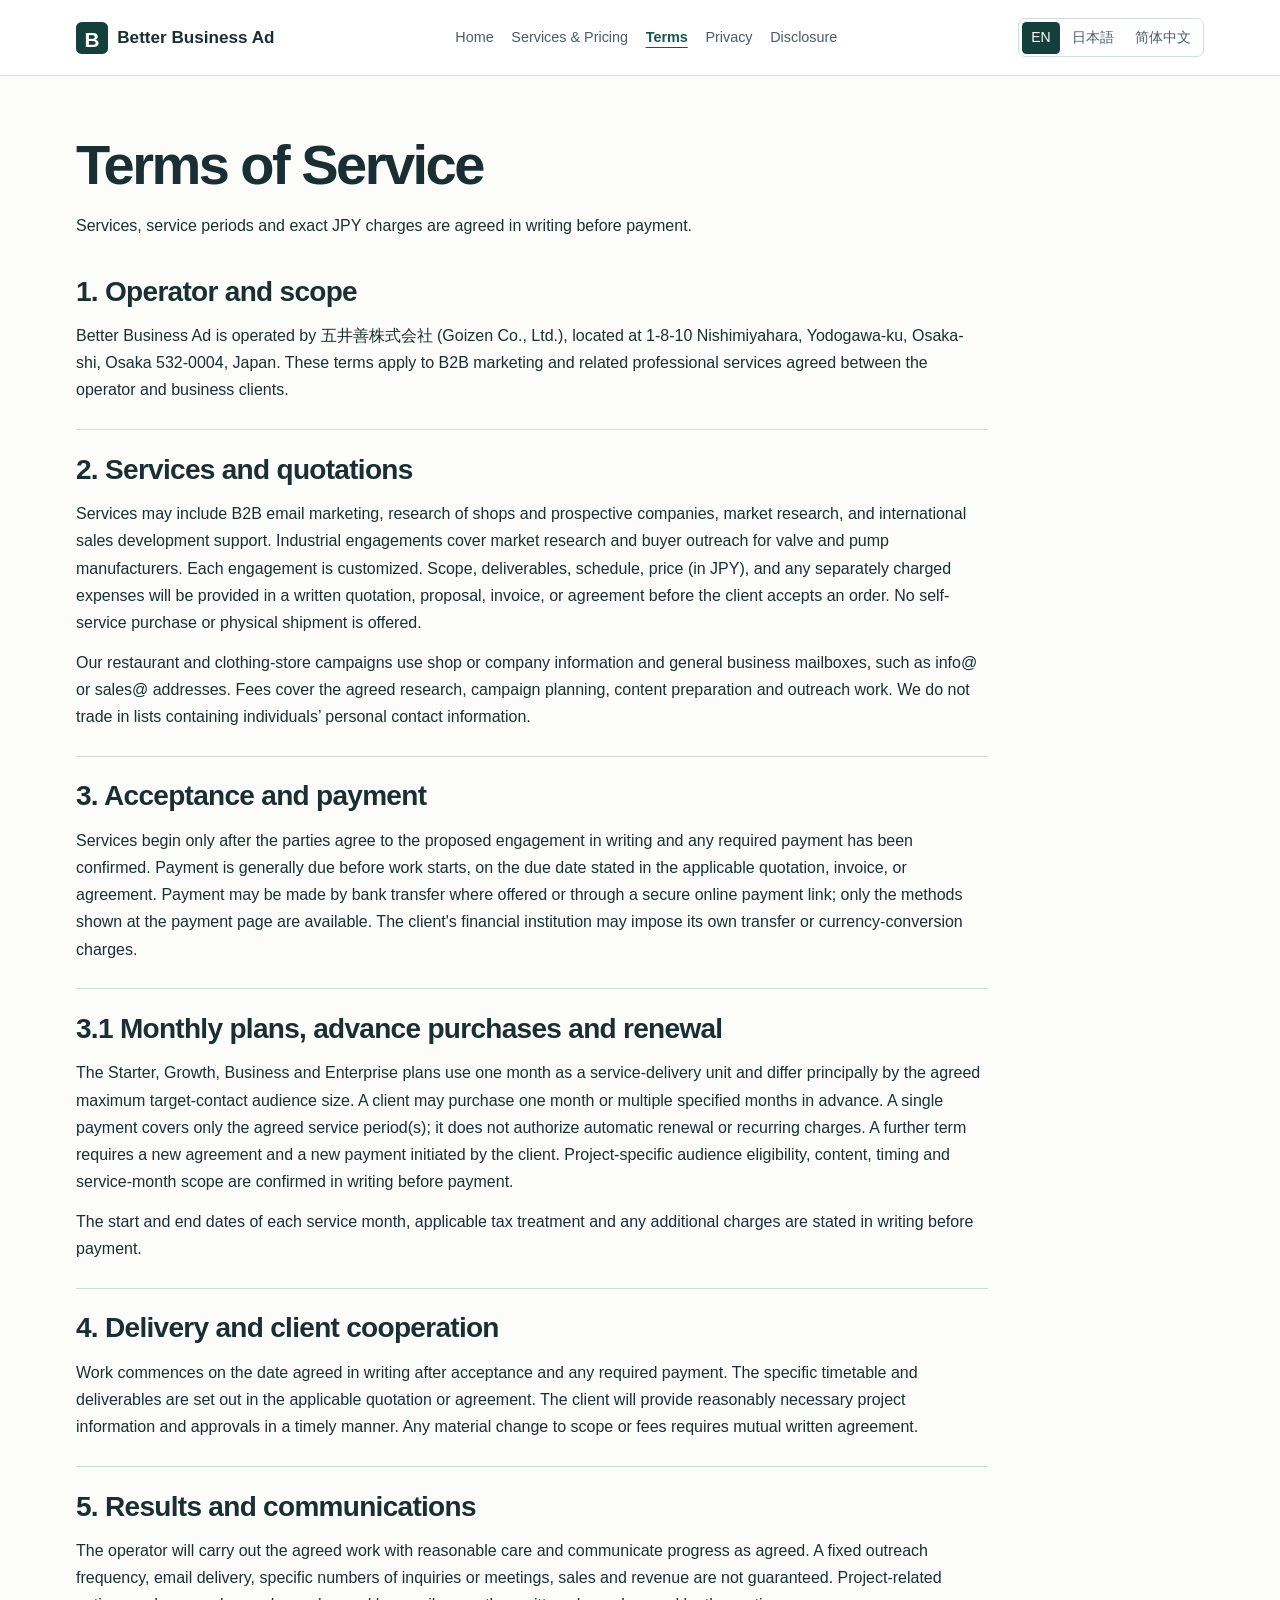
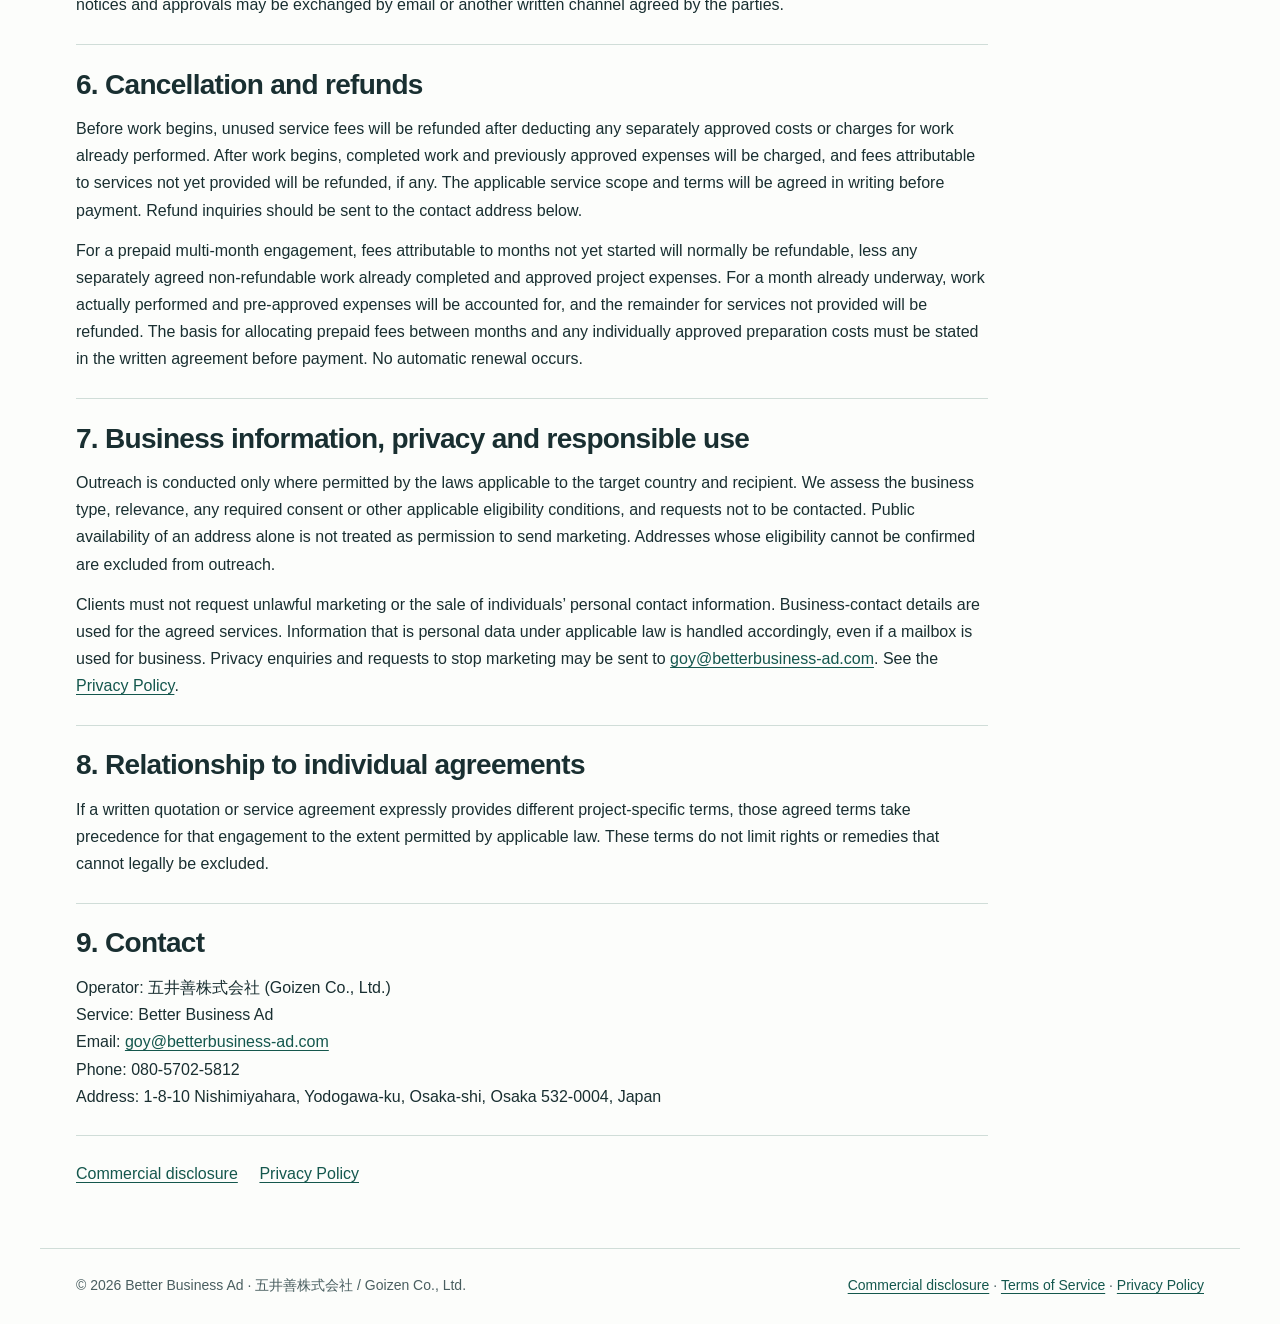
<file: terms.html>
<!DOCTYPE html>

<html class="lang-en" lang="en">
<head>
<script>
(function () {
  var languages = ['en', 'ja', 'zh'];
  var lang = new URLSearchParams(location.search).get('lang');
  if (languages.indexOf(lang) < 0) {
    try { lang = localStorage.getItem('bba-lang'); } catch (_) {}
  }
  if (languages.indexOf(lang) < 0) lang = 'en';
  document.documentElement.lang = lang === 'zh' ? 'zh-CN' : lang;
  document.documentElement.className = 'lang-' + lang;
})();
</script>
<meta charset="utf-8"/>
<meta content="width=device-width,initial-scale=1" name="viewport"/>
<title data-zh="服务条款 | Better Business Ad" data-en="Terms of Service | Better Business Ad" data-ja="利用規約 | Better Business Ad">Terms of Service | Better Business Ad</title>
<meta content="Better Business Ad: B2B marketing services, audience research and monthly outreach pricing." name="description"/>
<link href="style.css?v=20261124b" rel="stylesheet"/>
</head>
<body>
<a class="skip-link" href="#main-content">
<span data-l="en">Skip to content</span>
<span data-l="ja">本文へ移動</span>
<span data-l="zh">跳至正文</span>
</a>
<header class="head">
<div class="wrap navb">
<a class="brand" href="index.html">
<b>B</b> Better Business Ad</a>
<nav aria-label="Main navigation">
<a href="index.html">
<span data-l="en">Home</span>
<span data-l="ja">ホーム</span>
<span data-l="zh">首页</span>
</a>
<a href="services.html">
<span data-l="en">Services &amp; Pricing</span>
<span data-l="ja">サービス・料金</span>
<span data-l="zh">服务与价格</span>
</a>
<a href="terms.html" aria-current="page">
<span data-l="en">Terms</span>
<span data-l="ja">利用規約</span>
<span data-l="zh">服务条款</span>
</a>
<a href="privacy.html">
<span data-l="en">Privacy</span>
<span data-l="ja">プライバシー</span>
<span data-l="zh">隐私政策</span>
</a>
<a href="legal.html">
<span data-l="en">Disclosure</span>
<span data-l="ja">特商法表記</span>
<span data-l="zh">交易信息披露</span>
</a>
</nav>
<div class="langs" role="group" aria-label="Language">
<button id="enBtn" type="button" aria-pressed="true">EN</button>
<button id="jaBtn" type="button" aria-pressed="false">日本語</button>
<button id="zhBtn" type="button" lang="zh-CN" aria-pressed="false">简体中文</button>
</div>
</div>
</header>
<main class="wrap" id="main-content">
<h1 data-l="en">Terms of Service</h1>
<h1 data-l="ja">利用規約</h1>
<h1 data-l="zh">服务条款</h1>
<p data-l="en">Services, service periods and exact JPY charges are agreed in writing before payment.</p>
<p data-l="ja">サービスの内容・期間および最終的な日本円の料金は、お支払い前に書面で確認します。</p>
<p data-l="zh">服务内容、期限及最终日元金额在付款前书面确认。</p>
<div class="prose">
<section class="terms-section">
<h2 data-l="en">1. Operator and scope</h2>
<h2 data-l="ja">1. 事業者および適用範囲</h2>
<h2 data-l="zh">1. 运营主体与适用范围</h2>
<p data-l="en">Better Business Ad is operated by 五井善株式会社 (Goizen Co., Ltd.), located at 1-8-10 Nishimiyahara, Yodogawa-ku, Osaka-shi, Osaka 532-0004, Japan. These terms apply to B2B marketing and related professional services agreed between the operator and business clients.</p>
<p data-l="ja">Better Business Adは、五井善株式会社（〒532-0004 大阪府大阪市淀川区西宮原1丁目8番10号）が運営します。本規約は、当社と法人その他の事業者であるお客様との間で合意するB2Bマーケティング関連サービスに適用されます。</p>
<p data-l="zh">Better Business Ad 由五井善株式会社运营，地址为日本〒532-0004 大阪府大阪市淀川区西宮原1丁目8番10号。本条款适用于本公司与企业及其他经营者约定的 B2B 营销及相关专业服务。</p>
</section>
<section class="terms-section">
<h2 data-l="en">2. Services and quotations</h2>
<h2 data-l="ja">2. サービス内容と見積り</h2>
<h2 data-l="zh">2. 服务与报价</h2>
<p data-l="en">Services may include B2B email marketing, research of shops and prospective companies, market research, and international sales development support. Industrial engagements cover market research and buyer outreach for valve and pump manufacturers. Each engagement is customized. Scope, deliverables, schedule, price (in JPY), and any separately charged expenses will be provided in a written quotation, proposal, invoice, or agreement before the client accepts an order. No self-service purchase or physical shipment is offered.</p>
<p data-l="ja">当社は、B2Bメールマーケティング、企業・見込み顧客の調査、市場調査、海外営業開発支援などを提供します。産業分野ではバルブ・ポンプメーカーの市場調査と取引先開拓を支援します。業務内容は個別に定め、作業範囲、成果物、期間、料金（日本円）および別途請求する費用は、ご注文の確定前に見積書、提案書、請求書または契約書等の書面で提示します。物品の発送はありません。</p>
<p data-l="zh">我们提供企业及潜在客户调查、市场调研、B2B 邮件推广和海外销售开发支持。工业项目包括为阀门与泵制造商开展市场调研和买家开发。每个项目单独约定。在客户确认订单前，我们通过报价单、方案、账单或合同列明工作范围、交付内容、期限、最终日元金额及另收费用。中文页面的人民币套餐价格仅供折算参考。项目不涉及实物配送。</p>
<p data-l="en">Our restaurant and clothing-store campaigns use shop or company information and general business mailboxes, such as info@ or sales@ addresses. Fees cover the agreed research, campaign planning, content preparation and outreach work. We do not trade in lists containing individuals’ personal contact information.</p>
<p data-l="ja">飲食店・衣料品店向けの施策では、店舗・企業の情報と、info@ や sales@ などの汎用的な業務用メールアドレスを使用します。料金の対象は、合意した調査、販促企画、文案作成およびアプローチの実施業務です。個人の連絡先情報を含む名簿を取引対象とするサービスではありません。</p>
<p data-l="zh">针对餐厅及服装店的推广使用商铺、企业信息及 info@、sales@ 等通用业务邮箱。费用涵盖双方约定的调研、推广规划、文案及执行工作。我们不交易含有个人联系方式的名单。</p>
</section>
<section class="terms-section">
<h2 data-l="en">3. Acceptance and payment</h2>
<h2 data-l="ja">3. お申込みとお支払い</h2>
<h2 data-l="zh">3. 委托与付款</h2>
<p data-l="en">Services begin only after the parties agree to the proposed engagement in writing and any required payment has been confirmed. Payment is generally due before work starts, on the due date stated in the applicable quotation, invoice, or agreement. Payment may be made by bank transfer where offered or through a secure online payment link; only the methods shown at the payment page are available. The client's financial institution may impose its own transfer or currency-conversion charges.</p>
<p data-l="ja">お客様と当社が業務条件を書面で合意し、必要なお支払いを確認した後、業務を開始します。原則として業務開始前のお支払いとし、具体的な期限は見積書、請求書または契約書に記載します。お支払いは、ご案内した銀行振込または安全なオンライン決済リンクで行えます。利用できる決済手段は決済画面に表示されるものに限ります。金融機関が課す振込手数料や為替換算費用は、お客様のご負担となる場合があります。</p>
<p data-l="zh">双方书面同意服务条件并确认收到约定款项后开始服务。原则上应在服务开始前付款，具体期限见报价单、账单或合同。可按通知进行银行转账或使用安全付款链接，具体在线支付方式以付款页面显示为准。客户的金融机构可能向客户收取转账或换汇费用。</p>
</section>
<section class="terms-section">
<h2 data-l="en">3.1 Monthly plans, advance purchases and renewal</h2>
<h2 data-l="ja">3.1 月額プラン・複数か月前払い・更新</h2>
<h2 data-l="zh">3.1 月度套餐、多月预付与续期</h2>
<p data-l="en">The Starter, Growth, Business and Enterprise plans use one month as a service-delivery unit and differ principally by the agreed maximum target-contact audience size. A client may purchase one month or multiple specified months in advance. A single payment covers only the agreed service period(s); it does not authorize automatic renewal or recurring charges. A further term requires a new agreement and a new payment initiated by the client. Project-specific audience eligibility, content, timing and service-month scope are confirmed in writing before payment.</p>
<p data-l="ja">Starter、Growth、Business、Enterpriseの各プランは1か月をサービス提供単位とし、主として対象連絡先の上限規模が異なります。お客様は1か月または特定の複数か月分を前払いできます。1回のお支払いは合意されたサービス期間にのみ適用され、自動更新・定期課金の承諾にはなりません。追加期間には新たな合意とお客様ご自身による都度払いが必要です。対象連絡先の適格性、内容、実施時期および各月の範囲は支払い前に書面で確認します。</p>
<p data-l="zh">四档套餐以一个月为服务单位，主要区别是目标联系规模上限。客户可一次预付一个月或约定的多个月份，每次付款仅适用于约定期间。续期须重新达成协议并由客户另行付款，不自动续期或扣费。我们在付款前书面确认目标对象的联系条件、推广内容、时间及每月工作范围。</p>
<p data-l="en">The start and end dates of each service month, applicable tax treatment and any additional charges are stated in writing before payment.</p>
<p data-l="ja">各サービス月の開始日・終了日、適用される税の取扱いおよび追加費用の有無は、お支払い前に書面で明示します。</p>
<p data-l="zh">每个服务月的起止日期、适用税费及额外费用在付款前书面列明。</p>
</section>
<section class="terms-section">
<h2 data-l="en">4. Delivery and client cooperation</h2>
<h2 data-l="ja">4. 業務開始・実施へのご協力</h2>
<h2 data-l="zh">4. 服务交付与客户配合</h2>
<p data-l="en">Work commences on the date agreed in writing after acceptance and any required payment. The specific timetable and deliverables are set out in the applicable quotation or agreement. The client will provide reasonably necessary project information and approvals in a timely manner. Any material change to scope or fees requires mutual written agreement.</p>
<p data-l="ja">業務は、契約および必要なお支払いの確認後、双方で合意した開始日から実施します。具体的な期間および成果物は見積書または契約書に記載します。お客様には、業務に必要な情報や確認事項について適時にご協力いただきます。業務範囲や料金の重要な変更には、双方の書面による合意を必要とします。</p>
<p data-l="zh">确认订单并收到约定款项后，我们在约定日期开始工作。时间表和交付内容见报价单或合同。客户须及时提供项目合理所需的信息与确认。工作范围或费用的重大变更须经双方书面同意。</p>
</section>
<section class="terms-section">
<h2 data-l="en">5. Results and communications</h2>
<h2 data-l="ja">5. 成果および連絡</h2>
<h2 data-l="zh">5. 服务结果与沟通</h2>
<p data-l="en">The operator will carry out the agreed work with reasonable care and communicate progress as agreed. A fixed outreach frequency, email delivery, specific numbers of inquiries or meetings, sales and revenue are not guaranteed. Project-related notices and approvals may be exchanged by email or another written channel agreed by the parties.</p>
<p data-l="ja">当社は合意した業務を適切な注意をもって遂行し、合意した方法で進捗を報告します。一定のアプローチ頻度、メール到達、問い合わせ件数、商談数、受注件数または売上金額などを保証するものではありません。業務に関する連絡および承認は、電子メールその他双方が合意した書面の方法で行います。</p>
<p data-l="zh">我们将以合理的注意履行约定工作，并按约定通报进度。我们不保证固定推广频率、邮件送达、询盘数、洽谈数、订单数或销售额。双方可以通过电子邮件或其他约定的书面渠道沟通和确认项目事项。</p>
</section>
<section class="terms-section">
<h2 data-l="en">6. Cancellation and refunds</h2>
<h2 data-l="ja">6. キャンセル・返金</h2>
<h2 data-l="zh">6. 取消与退款</h2>
<p data-l="en">Before work begins, unused service fees will be refunded after deducting any separately approved costs or charges for work already performed. After work begins, completed work and previously approved expenses will be charged, and fees attributable to services not yet provided will be refunded, if any. The applicable service scope and terms will be agreed in writing before payment. Refund inquiries should be sent to the contact address below.</p>
<p data-l="ja">業務開始前にキャンセルされた場合、既に個別承認された実費や着手済み作業の費用を除き、未実施分のサービス料金を返金します。業務開始後は、提供済み業務および事前承認済み費用を精算し、未提供分のサービス料金がある場合は返金します。適用する業務範囲や条件は、お支払い前に書面で合意します。返金に関するお問い合わせは下記窓口までご連絡ください。</p>
<p data-l="zh">开始服务前取消的，扣除已获单独批准的支出或已完成工作的费用后，退还未使用的服务费。服务开始后，结算已完成工作及事先批准的支出，并退还未提供服务对应的费用（如有）。服务范围与适用条件在付款前书面约定。退款咨询请联系下方邮箱。</p>
<p data-l="en">For a prepaid multi-month engagement, fees attributable to months not yet started will normally be refundable, less any separately agreed non-refundable work already completed and approved project expenses. For a month already underway, work actually performed and pre-approved expenses will be accounted for, and the remainder for services not provided will be refunded. The basis for allocating prepaid fees between months and any individually approved preparation costs must be stated in the written agreement before payment. No automatic renewal occurs.</p>
<p data-l="ja">複数か月分を前払いされた場合、未開始月に相当する料金は、事前に個別合意した準備作業の対価や承認済み実費を精算したうえで、原則として返金します。開始済みの月については実施済み業務と事前承認済み費用を精算し、未提供部分を返金します。月ごとの料金配分や準備費用の扱いは、お支払い前に書面で明示します。自動更新はありません。</p>
<p data-l="zh">预付多个月份时，尚未开始月份的费用原则上可退，扣除单独约定且已完成的准备工作费用及已批准的项目支出。当月已开始的，结算实际完成的工作和预先批准的支出，退还未提供服务部分的余额。各月费用的分摊及单独批准的准备费用在付款前书面说明。服务不自动续期。</p>
</section>
<section class="terms-section">
<h2 data-l="en">7. Business information, privacy and responsible use</h2>
<h2 data-l="ja">7. 企業情報・個人情報および適正な利用</h2>
<h2 data-l="zh">7. 企业信息、个人信息与合理使用</h2>
<p data-l="en">Outreach is conducted only where permitted by the laws applicable to the target country and recipient. We assess the business type, relevance, any required consent or other applicable eligibility conditions, and requests not to be contacted. Public availability of an address alone is not treated as permission to send marketing. Addresses whose eligibility cannot be confirmed are excluded from outreach.</p>
<p data-l="ja">対象国および受信者に適用される法令で認められる場合に限り、販促を実施します。事業者の形態、内容との関連性、必要な同意その他の連絡条件、および配信停止の申出を確認します。メールアドレスが公開されていることだけを、販促メール送信の許可とはみなしません。連絡条件を確認できない宛先は対象から除外します。</p>
<p data-l="zh">我们仅在目标国家和收件人适用的法律允许时开展推广，并核查主体类型、业务相关性、所需同意或其他联系条件，以及拒收记录。仅凭邮箱公开不足以判断可以发送推广邮件。无法确认联系条件的地址会被排除。</p>
<p data-l="en">Clients must not request unlawful marketing or the sale of individuals’ personal contact information. Business-contact details are used for the agreed services. Information that is personal data under applicable law is handled accordingly, even if a mailbox is used for business. Privacy enquiries and requests to stop marketing may be sent to <a href="mailto:goy@betterbusiness-ad.com">goy@betterbusiness-ad.com</a>. See the <a href="privacy.html">Privacy Policy</a>.</p>
<p data-l="ja">お客様は、違法な販促や個人の連絡先情報の販売を依頼することはできません。業務用連絡先は、合意したサービスの実施に利用します。業務用メールアドレスであっても、適用法令上の個人情報に該当する場合は、当該法令に従って取り扱います。情報の取扱いや配信停止のご相談は <a href="mailto:goy@betterbusiness-ad.com">goy@betterbusiness-ad.com</a> までご連絡ください。詳細は<a href="privacy.html">プライバシーポリシー</a>をご確認ください。</p>
<p data-l="zh">客户不得委托违法营销或要求出售个人联系方式。我们将业务联系方式用于双方约定的服务。即便使用业务邮箱，如有关信息依适用法律属于个人信息，我们也将依法处理。信息咨询或退订请联系 <a href="mailto:goy@betterbusiness-ad.com">goy@betterbusiness-ad.com</a>。详见<a href="privacy.html">隐私政策</a>。</p>
</section>
<section class="terms-section">
<h2 data-l="en">8. Relationship to individual agreements</h2>
<h2 data-l="ja">8. 個別契約との関係</h2>
<h2 data-l="zh">8. 与单项协议的关系</h2>
<p data-l="en">If a written quotation or service agreement expressly provides different project-specific terms, those agreed terms take precedence for that engagement to the extent permitted by applicable law. These terms do not limit rights or remedies that cannot legally be excluded.</p>
<p data-l="ja">個別の見積書または契約書に本規約と異なる条件を明示して合意した場合、法令で認められる範囲において当該個別条件を優先します。本規約は、法令上排除できない権利や救済を制限するものではありません。</p>
<p data-l="zh">如双方在具体报价单或合同中明确约定不同条件，该约定在法律允许范围内优先适用于该项目。本条款不限制法律规定不得排除的权利或救济。</p>
</section>
<section class="terms-section">
<h2 data-l="en">9. Contact</h2>
<h2 data-l="ja">9. お問い合わせ</h2>
<h2 data-l="zh">9. 联系我们</h2>
<p data-l="en">Operator: 五井善株式会社 (Goizen Co., Ltd.)<br/>Service: Better Business Ad<br/>Email: <a href="mailto:goy@betterbusiness-ad.com" style="text-decoration:underline">goy@betterbusiness-ad.com</a>
<br/>Phone: 080-5702-5812<br/>Address: 1-8-10 Nishimiyahara, Yodogawa-ku, Osaka-shi, Osaka 532-0004, Japan</p>
<p data-l="ja">販売業者：五井善株式会社 ／ サービス名：Better Business Ad<br/>メール：goy@betterbusiness-ad.com ／ 電話：080-5702-5812<br/>所在地：〒532-0004 大阪府大阪市淀川区西宮原1丁目8番10号</p>
<p data-l="zh">经营者：五井善株式会社　服务名称：Better Business Ad<br/>邮箱：goy@betterbusiness-ad.com　电话：080-5702-5812<br/>地址：日本〒532-0004 大阪府大阪市淀川区西宮原1丁目8番10号</p>
</section>
<div class="terms-links">
<a href="legal.html">
<span data-l="en">Commercial disclosure</span>
<span data-l="ja">特定商取引法に基づく表記</span>
<span data-l="zh">日本《特定商取引法》规定的信息披露</span>
</a>
<a href="privacy.html">
<span data-l="en">Privacy Policy</span>
<span data-l="ja">プライバシーポリシー</span>
<span data-l="zh">隐私政策</span>
</a>
</div>
</div>
</main>
<footer class="wrap foot">
<p>© 2026 Better Business Ad · 五井善株式会社 / Goizen Co., Ltd.</p>
<div>
<a href="legal.html">
<span data-l="en">Commercial disclosure</span>
<span data-l="ja">特定商取引法に基づく表記</span>
<span data-l="zh">日本《特定商取引法》规定的信息披露</span>
</a> · <a href="terms.html">
<span data-l="en">Terms of Service</span>
<span data-l="ja">利用規約</span>
<span data-l="zh">服务条款</span>
</a> · <a href="privacy.html">
<span data-l="en">Privacy Policy</span>
<span data-l="ja">プライバシーポリシー</span>
<span data-l="zh">隐私政策</span>
</a>
</div>
</footer>
<script src="site.js?v=20261124a">
</script>
</body>
</html>
</file>
<file: style.css>
:root {
  --ink: #192f31;
  --muted: #495e60;
  --pine: #14574d;
  --deep: #133f3c;
  --mist: #eff5f2;
  --line: #d0ddd8;
  --paper: #fcfdfb;
  --gutter: clamp(1rem, 4vw, 2.25rem);
  color-scheme: light;
}
* { box-sizing: border-box; }
body {
  margin: 0;
  background: var(--paper);
  color: var(--ink);
  font: 1rem/1.7 Inter, Arial, "Hiragino Kaku Gothic ProN", "Yu Gothic", "Microsoft YaHei", sans-serif;
}
:lang(zh-CN) body {
  font-family: Inter, Arial, "PingFang SC", "Microsoft YaHei", "Noto Sans CJK SC", sans-serif;
}
h1, h2, h3, p, figure, dl, dd { margin: 0; }
h1, h2, h3 { line-height: 1.24; }
h1 { font-size: clamp(2.1rem, 4.5vw, 3.5rem); letter-spacing: -.045em; }
h2 { font-size: clamp(1.55rem, 2.7vw, 2.12rem); letter-spacing: -.025em; }
h3 { font-size: 1.2rem; }
:lang(ja) :is(h1, h2), :lang(zh-CN) :is(h1, h2) { letter-spacing: .015em; line-height: 1.35; }
p { margin-block: .8rem; }
a { color: var(--pine); text-underline-offset: .19em; text-decoration-thickness: .075em; }
a:hover { text-decoration-thickness: .14em; }
a:focus-visible, button:focus-visible { outline: 3px solid #a46627; outline-offset: 3px; }
.wrap { width: 100%; max-width: 75rem; margin-inline: auto; padding-inline: var(--gutter); }
[id] { scroll-margin-block-start: 1.25rem; }
html.lang-en [data-l]:not([data-l="en"]),
html.lang-ja [data-l]:not([data-l="ja"]),
html.lang-zh [data-l]:not([data-l="zh"]) { display: none !important; }

.head { background: #fff; border-bottom: 1px solid var(--line); }
.navb {
  display: grid;
  grid-template-columns: auto 1fr auto;
  align-items: center;
  gap: .6rem clamp(1.2rem, 3vw, 2.8rem);
  min-height: 4.7rem;
  padding-block: .85rem;
}
.brand { display: inline-flex; align-items: center; gap: .58rem; color: var(--ink); font-size: 1.07rem; font-weight: 750; white-space: nowrap; text-decoration: none; }
.brand b { display: grid; place-items: center; width: 2rem; height: 2rem; border-radius: .35rem; background: var(--deep); color: #fff; font-size: 1.3rem; }
.navb nav, .langs { display: flex; align-items: center; }
.navb nav { justify-content: center; flex-wrap: wrap; gap: .1rem 1.1rem; }
.navb nav a { padding-block: .25rem; color: var(--muted); font-size: .9rem; text-decoration: none; }
.navb nav a:hover, .navb nav a[aria-current="page"] { color: var(--pine); text-decoration: underline; text-underline-offset: .32em; }
.navb nav a[aria-current="page"] { font-weight: 700; }
.langs { justify-self: end; gap: .125rem; padding: .15rem; border: 1px solid var(--line); border-radius: .45rem; }
.langs button {
  border: 0;
  border-radius: .28rem;
  min-height: 2rem;
  padding: .25rem .6rem;
  background: transparent;
  color: var(--muted);
  font: inherit;
  font-size: .875rem;
  white-space: nowrap;
  cursor: pointer;
}
.langs button[aria-pressed="true"] { background: var(--deep); color: #fff; }
.langs button:hover:not([aria-pressed="true"]) { background: var(--mist); }
.skip-link { position: absolute; left: -10000px; top: .4rem; z-index: 5; padding: .5rem 1rem; background: #fff; }
.skip-link:focus { left: 1rem; }
.foot { display: flex; flex-wrap: wrap; justify-content: space-between; gap: .5rem 1rem; margin-top: 3.75rem; padding-block: 1.6rem; border-top: 1px solid var(--line); font-size: .875rem; color: var(--muted); }
.foot p { margin: 0; }
.foot a { display: inline-block; }

.lead { font-size: clamp(1.05rem, 1.5vw, 1.19rem); color: var(--muted); line-height: 1.7; }
.fine { font-size: .875rem; line-height: 1.55; color: var(--muted); }
.muted { color: var(--muted); }
.byline, .eyebrow { font-weight: 700; font-size: .875rem; color: var(--pine); letter-spacing: .055em; }
.byline { margin: 0 0 1.25rem; }
.eyebrow { margin-bottom: .65rem; }
.btn { display: inline-block; padding: .68rem 1.12rem; border-radius: .35rem; color: #fff; background: var(--pine); font-weight: 650; text-decoration: none; }
.btn:hover { background: var(--deep); }
.text-link, .jump-links a { font-weight: 650; }
.actions, .jump-links, .terms-links { display: flex; align-items: center; flex-wrap: wrap; gap: .75rem 1.35rem; }

.hero { display: grid; grid-template-columns: 1fr 1fr; align-items: center; gap: clamp(2rem, 6vw, 5rem); padding-block: clamp(2.15rem, 4.5vw, 4rem); }
.hero-copy { min-width: 0; }
.hero h1 { max-width: 19ch; font: 500 clamp(2.6rem, 4.7vw, 3.85rem)/1.04 Georgia, "Times New Roman", serif; letter-spacing: -.043em; text-wrap: balance; }
:lang(zh-CN) .hero h1, :lang(ja) .hero h1 { max-width: none; font-family: inherit; font-size: clamp(2.2rem, 4.1vw, 3.25rem); line-height: 1.26; font-weight: 720; letter-spacing: -.03em; }
.hero h1 span { display: inline-block; }
.hero .lead { margin-top: 0; color: var(--ink); }
.hero .actions { margin-top: 1.25rem; }
.home-sectors { padding-block: clamp(1.25rem, 2.5vw, 2rem) clamp(2.25rem, 4.5vw, 3.75rem); border-top: 1px solid var(--line); }
.markets-heading { display: flex; flex-wrap: wrap; align-items: baseline; justify-content: space-between; gap: .3rem 1rem; margin-bottom: 1.15rem; }
.markets-heading p { margin: 0; }
.market-grid { display: grid; grid-template-columns: repeat(3, minmax(0, 1fr)); gap: clamp(1rem, 2.2vw, 1.8rem); }
.market-card { position: relative; display: grid; align-content: start; gap: .95rem; }
.market-card img { display: block; width: 100%; height: auto; aspect-ratio: 8 / 5; object-fit: cover; border-radius: .45rem; background: var(--mist); }
.market-copy h3 { font-size: clamp(1.1rem, 1.65vw, 1.4rem); }
.market-link::after { content: ""; position: absolute; inset: 0; border-radius: .45rem; }
.market-link:focus-visible::after { outline: 3px solid #a46627; outline-offset: 3px; }
.market-copy p { margin: .55rem 0 0; color: var(--muted); line-height: 1.6; }
.project-process { padding: clamp(1.5rem, 4vw, 2.8rem); background: var(--mist); border-radius: .5rem; }
.process-steps { display: grid; grid-template-columns: repeat(3, minmax(0, 1fr)); margin: 1.5rem 0 1.2rem; padding: 0; list-style: none; gap: 1.4rem 2rem; }
.process-steps li { border-top: 2px solid #8fab9f; padding-top: .85rem; }
.process-steps p { margin-bottom: 0; }

main.wrap:not(.home) { padding-top: clamp(1.9rem, 4.2vw, 3.6rem); }
.page-intro { max-width: 58rem; }
.page-intro h1 { text-wrap: balance; }
.jump-links { margin: 1.4rem 0 .5rem; padding-block: .75rem; border-block: 1px solid var(--line); font-size: .925rem; }
.section { padding-block: clamp(1.4rem, 3.5vw, 2.5rem); }
.section h2 { margin-bottom: .85rem; }
.cards { display: grid; grid-template-columns: repeat(4,minmax(0,1fr)); gap: .85rem; margin: 1.15rem 0 .85rem; }
.card { padding: clamp(1rem, 2vw, 1.6rem); border: 1px solid var(--line); border-top: 3px solid var(--pine); border-radius: .45rem; background: #fff; }
.tag { color: var(--pine); font-size: 1rem; }
.card .rate { margin: .65rem 0 .15rem; font-size: clamp(1.6rem, 2.8vw, 2.15rem); font-weight: 750; line-height: 1.18; font-variant-numeric: tabular-nums; letter-spacing: -.03em; }
.audience-limit { padding-top: .7rem; margin-top: 1rem; border-top: 1px solid var(--line); }
.target { font-weight: 650; font-variant-numeric: tabular-nums; }
.note { margin-block: 1.15rem; padding: 1rem 1.25rem; border-left: 3px solid var(--pine); background: var(--mist); }
.plan-details { margin-top: 1.6rem; padding: clamp(1rem, 3vw, 2rem); border: 1px solid #99b7ab; border-left: .35rem solid var(--pine); border-radius: .45rem; background: #f3f7f4; }
.plan-details ol, .services-page ol:not(.process-steps) { padding-left: 1.5rem; }
.plan-details li, .services-page ol li { margin: .3rem 0; }
.plan-details li::marker, .services-page ol li::marker { color: var(--pine); font-weight: 700; }
.plan-details .fine { margin-bottom: 0; }

.industrial { border-top: 1px solid var(--line); }
.industry-top { display: grid; grid-template-columns: 1.2fr 1fr; gap: clamp(1rem, 4vw, 3rem); align-items: start; }
.coverage { padding: clamp(1.1rem, 3vw, 1.8rem); background: var(--deep); color: #fff; border-radius: .45rem; }
.coverage h3 { font-size: 1rem; color: #e2f4e8; }
.coverage-figures { display: grid; grid-template-columns: auto auto; gap: 1rem; margin: 1rem 0; }
.coverage-figures > div { display: flex; flex-direction: column; }
.coverage dt { font-size: .875rem; }
.coverage dd { order: -1; font-size: clamp(1.7rem, 3vw, 2.5rem); font-variant-numeric: tabular-nums; letter-spacing: -.035em; line-height: 1.16; font-weight: 650; }
.coverage .fine { color: #d7e7e1; margin-bottom: 0; }
.buyer-grid { display: grid; grid-template-columns: repeat(2,minmax(0,1fr)); gap: 1.2rem 2.2rem; margin-top: 1.8rem; }
.buyer-grid article { border-top: 1px solid #acbfb6; padding-top: .9rem; }
.buyer-grid h3 { font-size: 1.125rem; }
.buyer-grid p { color: var(--muted); margin: .5rem 0 0; }
.industry-order { padding-top: 1rem; margin: 1.25rem 0 0; border-top: 1px solid var(--line); }
.responsible-outreach { padding: clamp(1.15rem, 3vw, 2rem); border-radius: .45rem; background: var(--mist); }
.responsible-outreach p:last-child { margin-bottom: 0; }

.tablewrap { width: 100%; overflow-x: auto; border: 1px solid var(--line); border-radius: .4rem; background: #fff; }
table { border-collapse: collapse; width: 100%; font-size: .95rem; }
th, td { padding: .68rem 1rem; border-bottom: 1px solid var(--line); text-align: left; vertical-align: top; }
thead, .legal-table th { background: var(--mist); }
tbody tr:last-child > * { border-bottom: 0; }
.services-page td { font-variant-numeric: tabular-nums; }
.legal-table th { width: 27%; }
.legal-table td { overflow-wrap: anywhere; }
.prose { max-width: 57rem; }
.prose section { padding: 1.4rem 0 .8rem; border-bottom: 1px solid var(--line); }
.prose h2 { font-size: clamp(1.35rem, 2.4vw, 1.75rem); }
.terms-links { margin-top: 1.5rem; }

@media (max-width: 62rem) {
  .navb { grid-template-columns: minmax(0,1fr) auto; }
  .navb nav { grid-column: 1/-1; grid-row: 2; justify-content: start; }
  .langs { grid-column: 2; grid-row: 1; }
  .cards { grid-template-columns: repeat(2,minmax(0,1fr)); }
}
@media (max-width: 45rem) {
  .hero, .industry-top { grid-template-columns: 1fr; }
  .hero { gap: 1rem; }
  .hero h1 { max-width: 21ch; }
  .hero .byline { margin-bottom: .65rem; }
  .market-grid { grid-template-columns: 1fr; gap: 1.15rem; }
  .market-grid article + article { padding-top: 1.15rem; border-top: 1px solid var(--line); }
  .market-card { grid-template-columns: minmax(0, .62fr) minmax(0, 1fr); gap: clamp(.85rem, 3vw, 1.5rem); align-items: start; }
  .market-card img { aspect-ratio: 4 / 3; }
  .market-copy p { margin-top: .35rem; }
  .process-steps { grid-template-columns: 1fr; gap: 1.05rem; }
  .legal-table table, .legal-table tbody, .legal-table tr, .legal-table th, .legal-table td { display: block; width: 100%; }
  .legal-table th { padding-bottom: .2rem; border-bottom: 0; }
  .legal-table td { padding-top: .4rem; }
}
@media (max-width: 35rem) {
  .navb { gap: .5rem; padding-block: .6rem; }
  .navb nav { gap: .1rem .85rem; }
  .navb nav a { font-size: .875rem; }
  .buyer-grid { grid-template-columns: 1fr; }
  .cards { gap: .55rem; }
  .card { padding: .85rem; }
  .card .rate { font-size: clamp(1.3rem,5vw,1.6rem); }
  th, td { padding: .6rem .5rem; font-size: .875rem; }
  .plan-details th, .plan-details td { padding-inline: .35rem; }
  .foot { margin-top: 2.5rem; }
}
@media (max-width: 28rem) {
  .brand { min-width: 0; white-space: normal; font-size: .95rem; line-height: 1.2; gap: .4rem; }
  .brand b { flex: none; width: 1.7rem; height: 1.7rem; font-size: 1.05rem; }
  .langs button { min-height: 2.2rem; padding-inline: .4rem; }
}

.checkout { max-width: 48rem; }
.checkout-fields { display: flex; flex-wrap: wrap; gap: 1rem; }
.checkout-fields label { display: grid; gap: .5rem; flex: 1 1 12rem; }
.checkout select, .checkout input[type="number"] { width: 100%; padding: .7rem; border: 1px solid #9bb7b3; border-radius: .3rem; font: inherit; background: white; color: inherit; box-sizing: border-box; }
.checkout-total { font-size: 1.4rem; font-weight: 700; }
.checkout-consent { display: block; margin: 1.5rem 0; line-height: 1.8; }
.checkout input[type="checkbox"] { width: 1.2rem; height: 1.2rem; vertical-align: middle; }
.checkout button { font: inherit; cursor: pointer; }
.checkout button:disabled { opacity: .6; cursor: wait; }

.payment-methods { display: grid; grid-template-columns: repeat(2,minmax(0,1fr)); gap: 1rem; align-items: stretch; }
.payment-methods > .btn { display: flex; align-items: center; justify-content: center; padding: 1rem; min-height: 5rem; }
.payment-pending { display: flex; flex-direction: column; justify-content: center; gap: .35rem; padding: 1rem; border: 1px solid var(--line); border-radius: .35rem; background: var(--mist); color: var(--muted); }
.payment-pending strong { font-size: 1rem; }
.payment-pending span { font-size: .875rem; }
@media (max-width: 35rem) { .payment-methods { grid-template-columns: 1fr; } }
</file>
